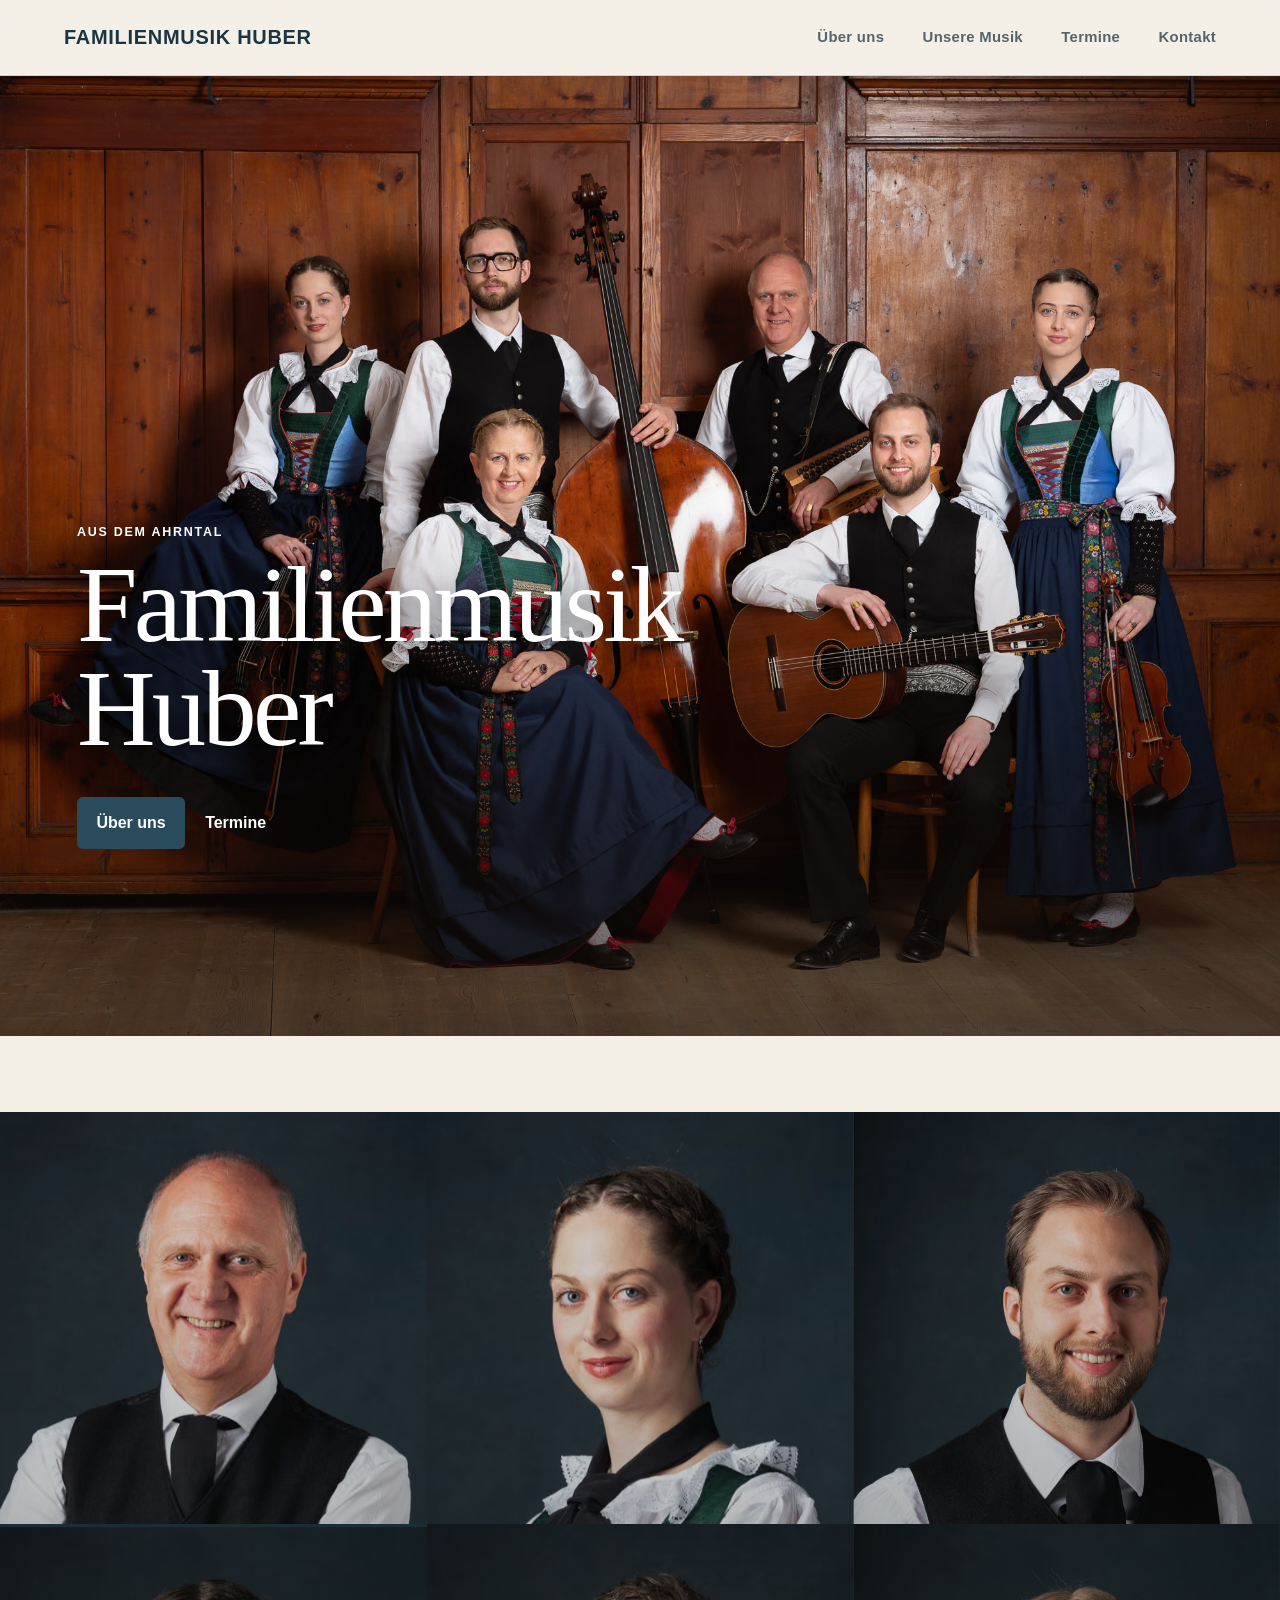
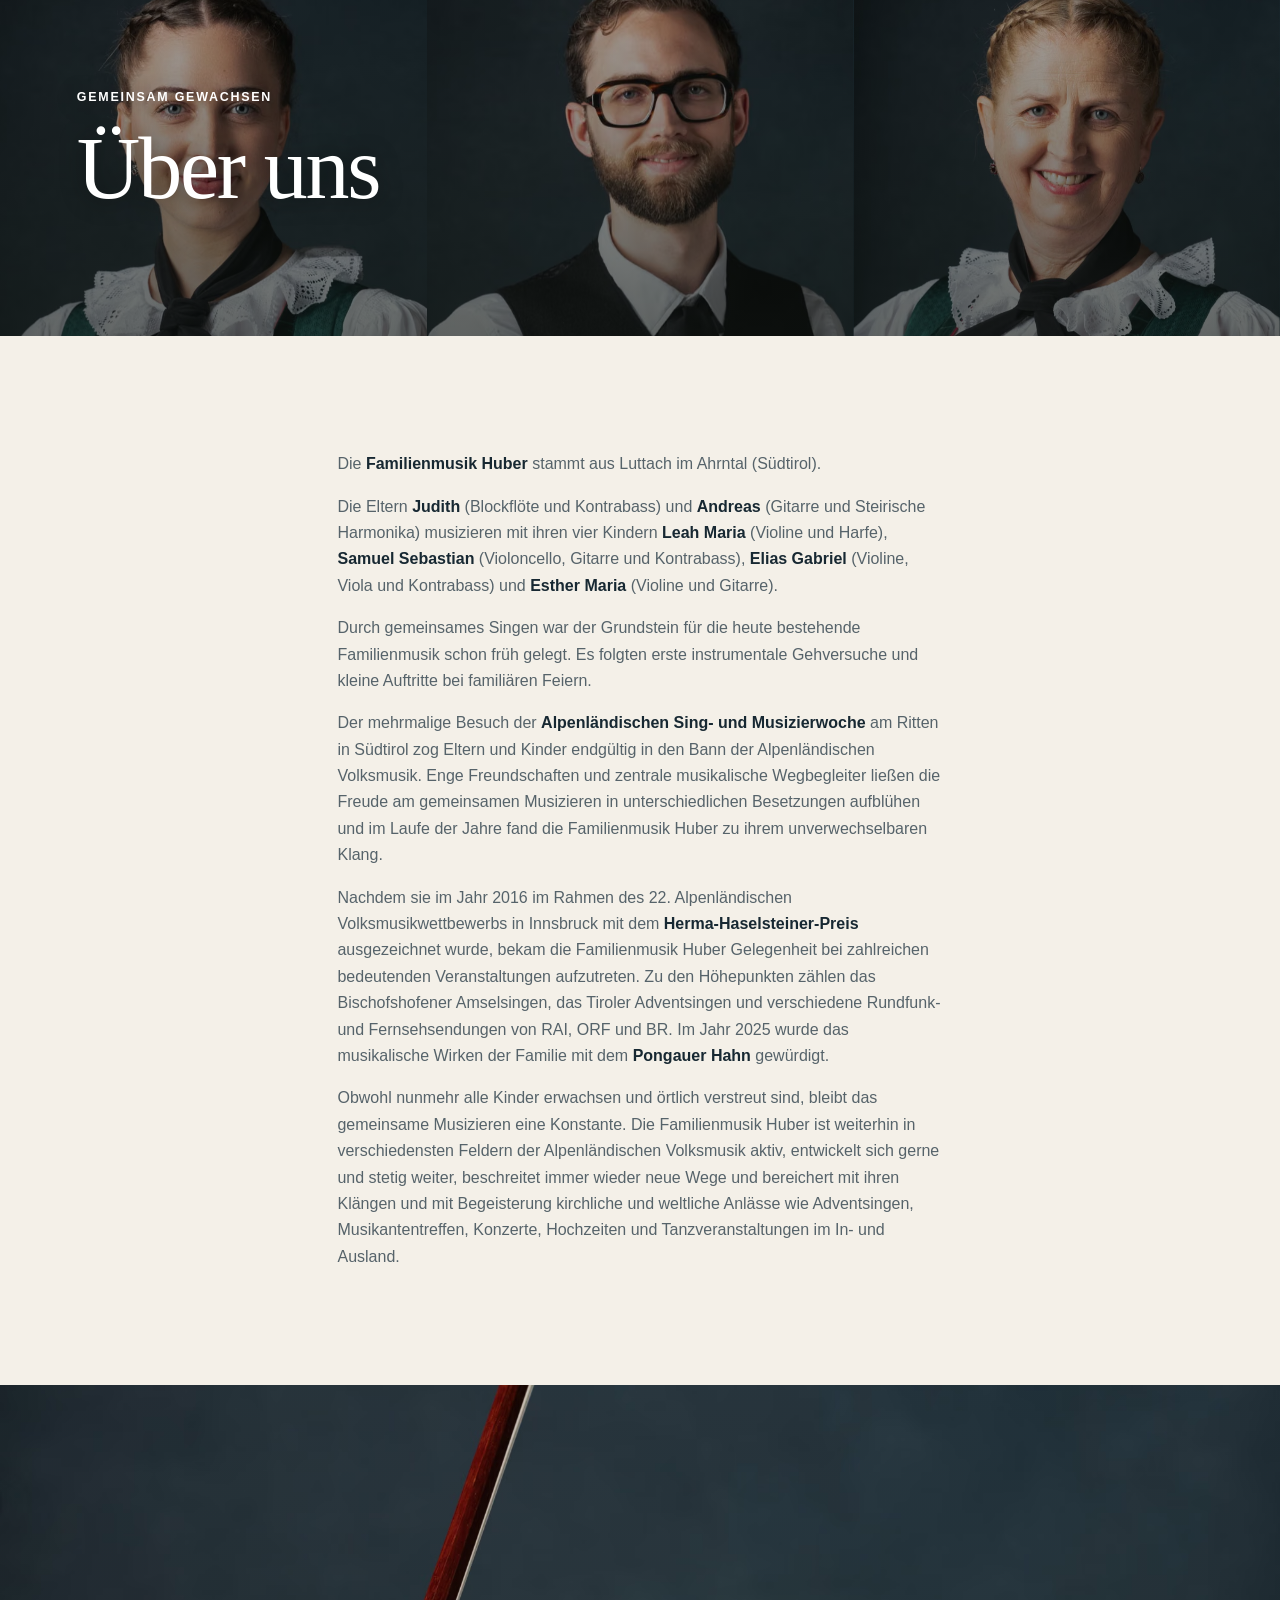
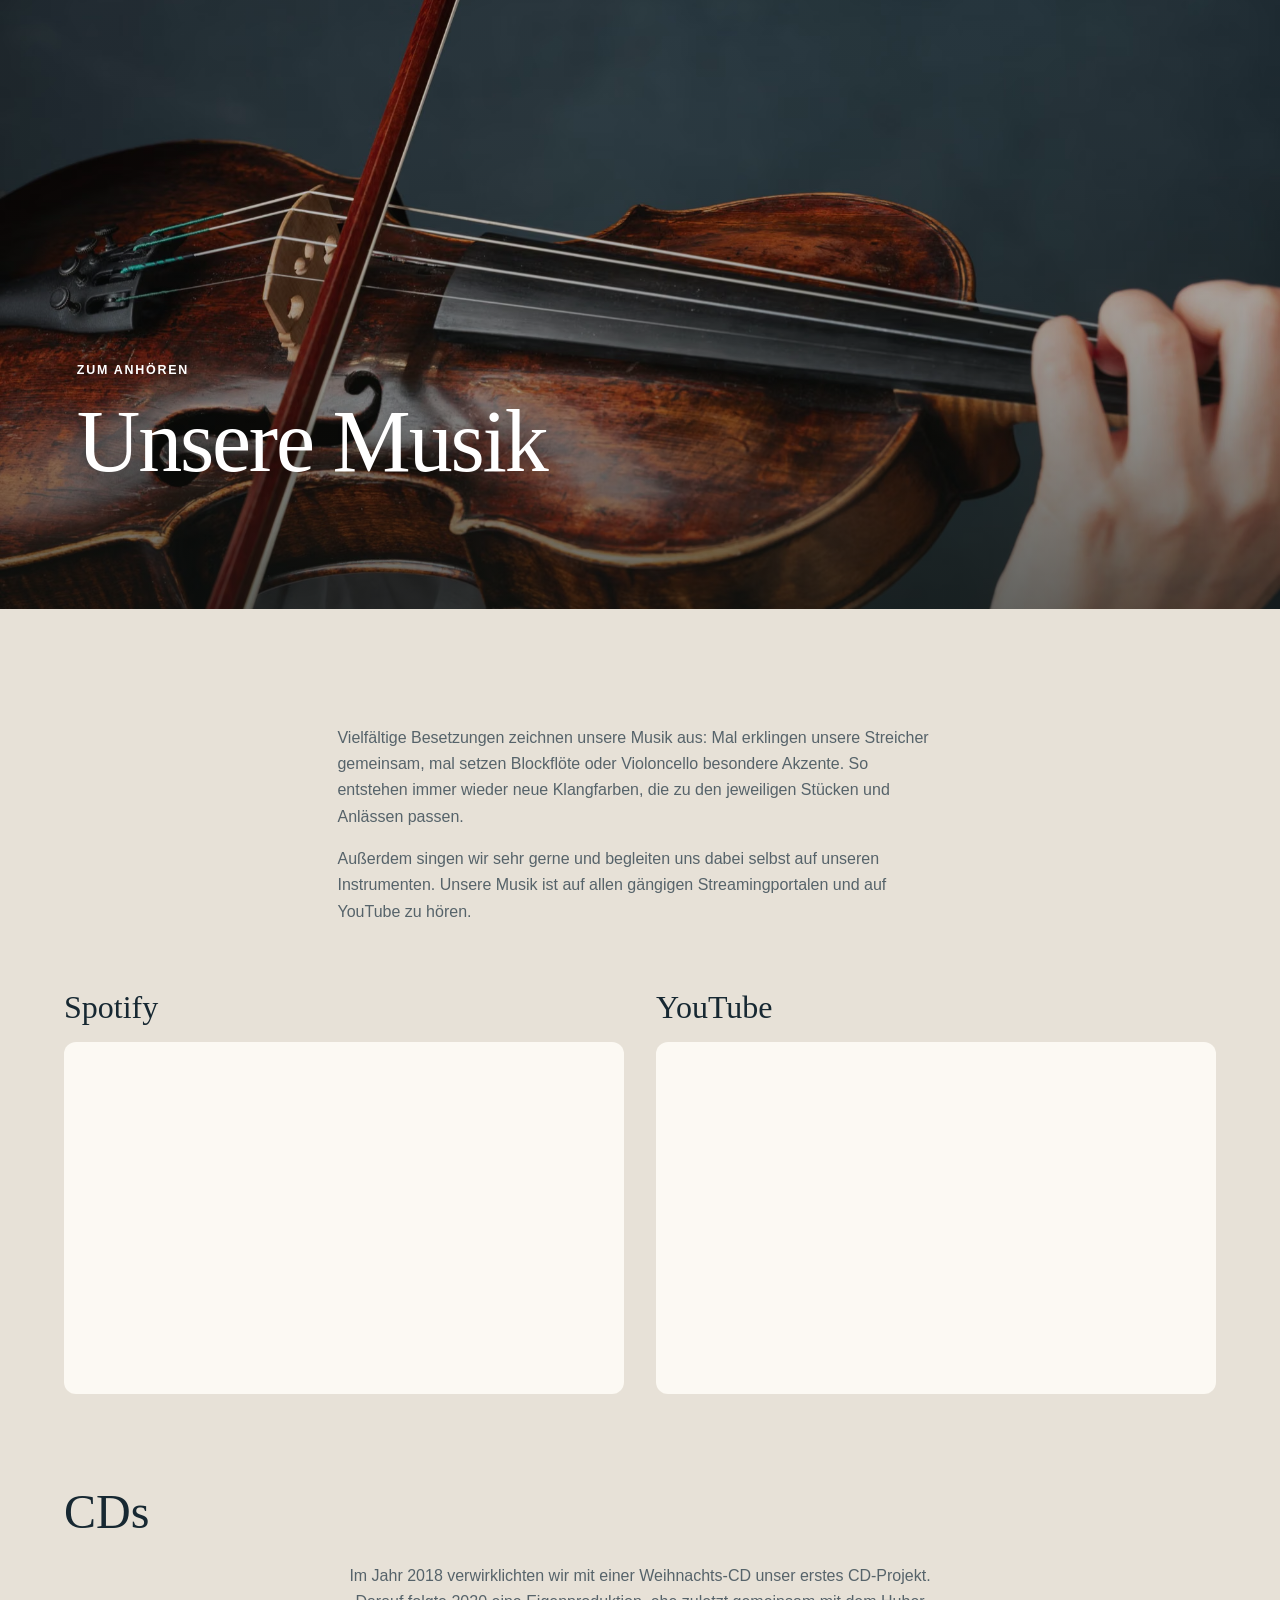
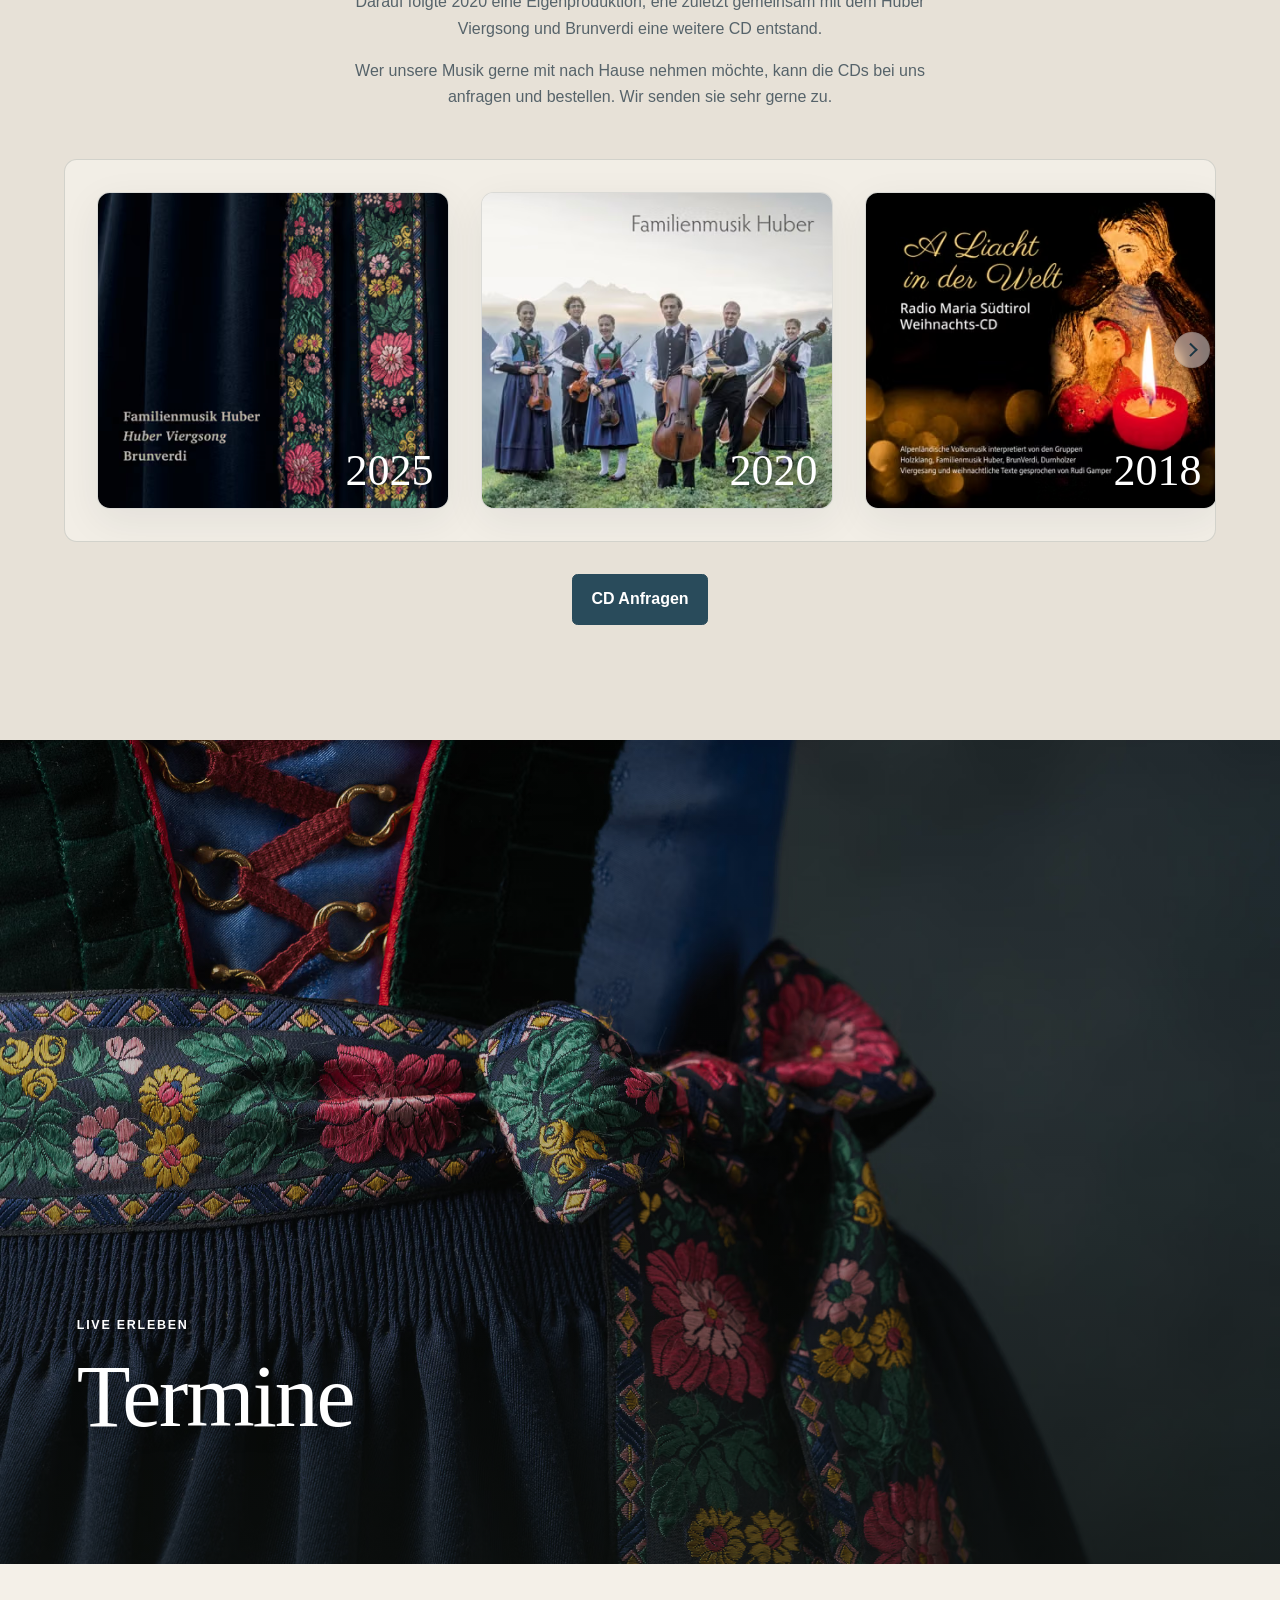
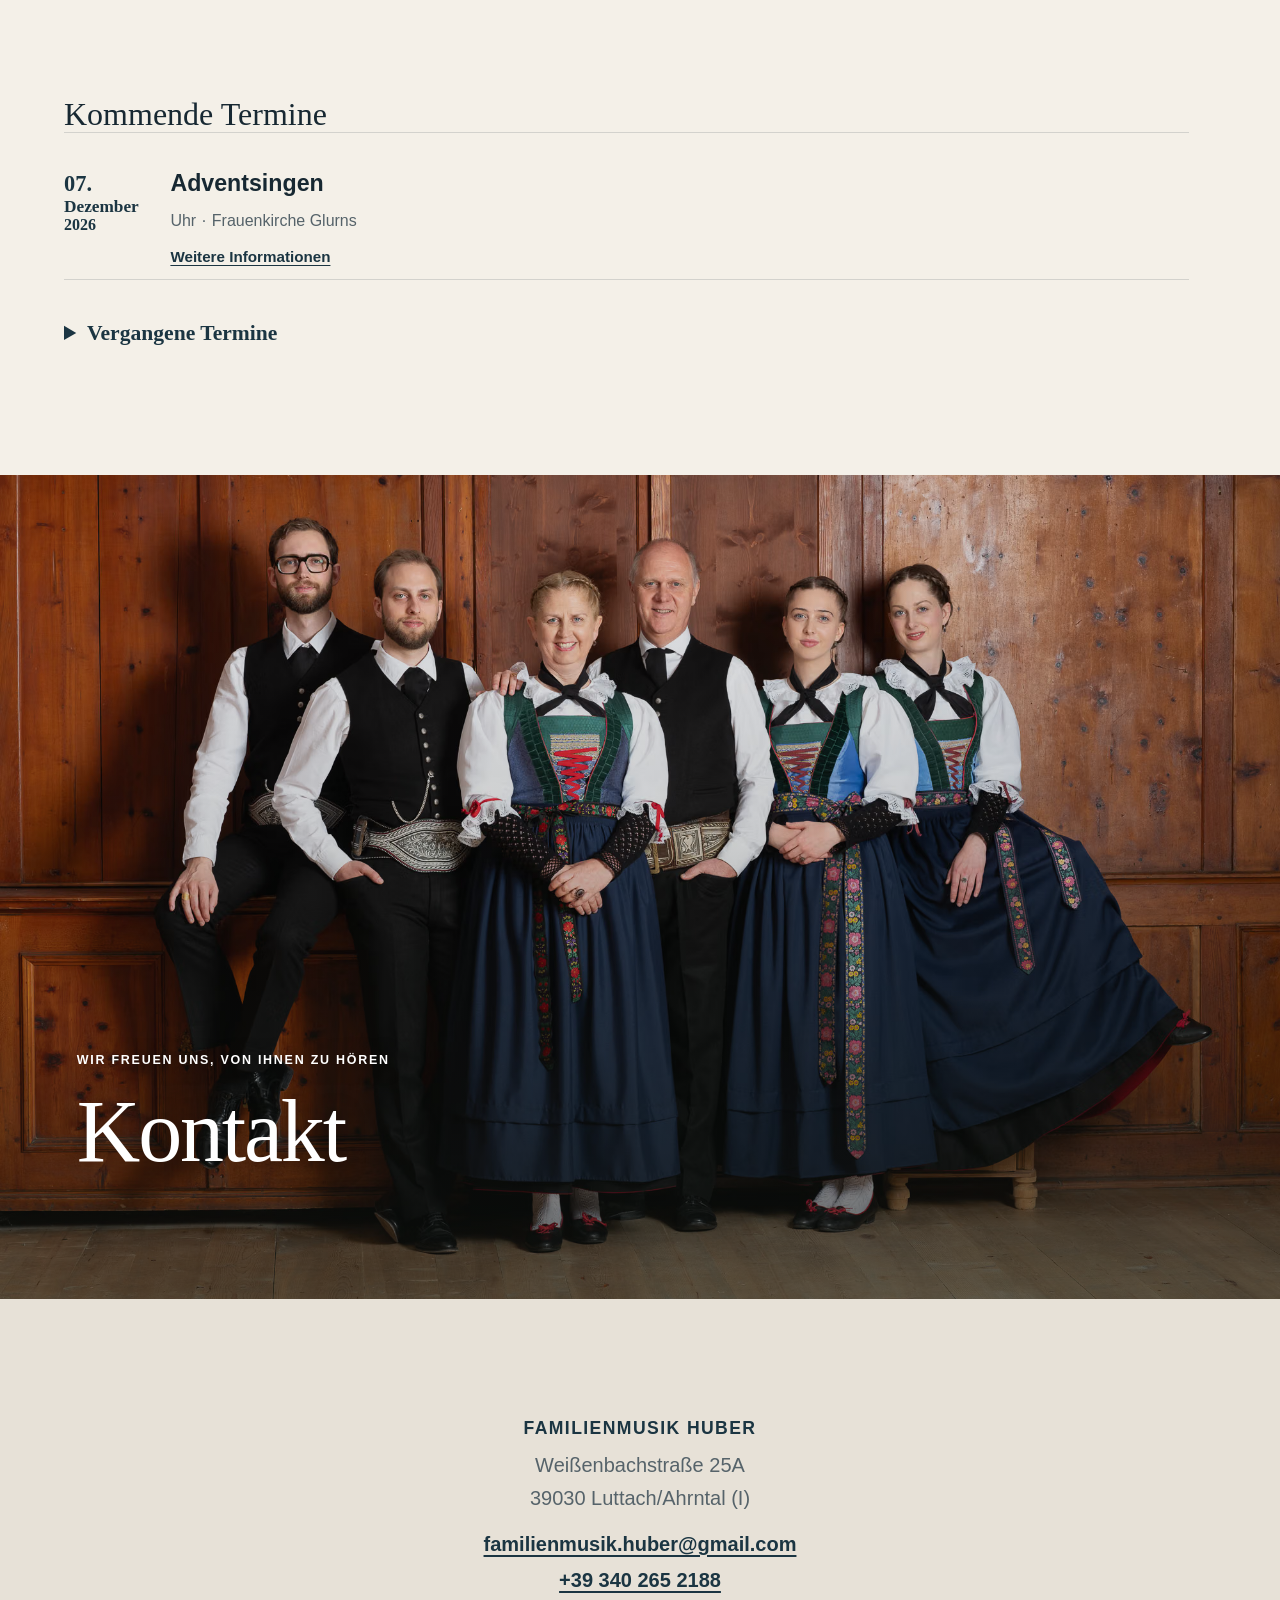
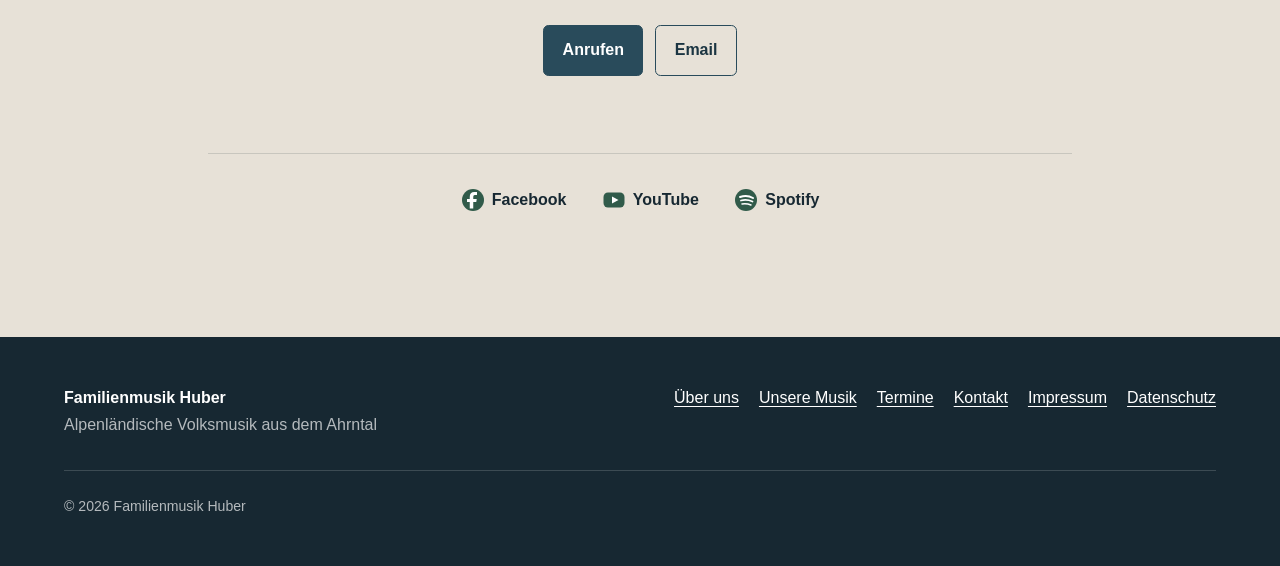
<file: index.html>
<!DOCTYPE html>
<html lang="de">

<head>
  <meta charset="utf-8">
  <meta name="viewport" content="width=device-width, initial-scale=1">
  <meta name="description" content="Familienmusik Huber – authentische alpenländische Volksmusik aus dem Ahrntal.">
  <meta name="theme-color" content="#f4f0e8">
  <link rel="canonical" href="https://familienmusikhuber.com/">

  <meta property="og:type" content="website">
  <meta property="og:locale" content="de_DE">
  <meta property="og:title" content="Familienmusik Huber">
  <meta property="og:description" content="Authentische alpenländische Volksmusik aus dem Ahrntal.">
  <meta property="og:url" content="https://familienmusikhuber.com/">
  <meta property="og:image" content="https://familienmusikhuber.com/assets/images/FM_post-1200.jpg">

  <title>Familienmusik Huber – Alpenländische Volksmusik</title>
  <link rel="icon" href="images/icons/favicon.svg" type="image/svg+xml">
  <link rel="stylesheet" href="styles/style_general.css">
  <script>document.documentElement.classList.add('js');</script>
  <script src="scripts/events.js" defer></script>
  <script src="scripts/main.js" defer></script>

  <script type="application/ld+json">
    {
      "@context": "https://schema.org",
      "@type": "MusicGroup",
      "name": "Familienmusik Huber",
      "description": "Authentische alpenländische Volksmusik aus dem Ahrntal.",
      "url": "https://familienmusikhuber.com/",
      "image": "https://familienmusikhuber.com/assets/images/FM_post-1200.jpg",
      "email": "familienmusik.huber@gmail.com",
      "address": {
        "@type": "PostalAddress",
        "streetAddress": "Weißenbachstraße 25A",
        "postalCode": "39030",
        "addressLocality": "Luttach/Ahrntal",
        "addressCountry": "IT"
      },
      "sameAs": [
        "https://www.facebook.com/familienmusikhuber/",
        "https://open.spotify.com/artist/44bS2VKc0BTSJ9ghtnLd1g"
      ]
    }
  </script>
</head>

<body>
  <a class="skip_link" href="#main">Zum Inhalt springen</a>

  <header class="site_header">
    <nav class="navbar" aria-label="Hauptnavigation">
      <a class="navbar_brand" href="#front">Familienmusik Huber</a>
      <button class="menu_button" type="button" aria-expanded="false" aria-controls="main_navigation">
        <span class="menu_button_label">Menü</span>
        <span class="menu_icon" aria-hidden="true"></span>
      </button>
      <div id="main_navigation" class="navbar_links">
        <a href="#about">Über uns</a>
        <a href="#music">Unsere Musik</a>
        <a href="#dates">Termine</a>
        <a href="#contact">Kontakt</a>
      </div>
    </nav>
  </header>

  <main id="main">
    <section id="front" class="hero" aria-label="Familienmusik Huber">
      <picture>
        <source
          type="image/avif"
          srcset="assets/images/FM_post-640.avif 640w, assets/images/FM_post-1200.avif 1200w, assets/images/FM_post-2000.avif 2000w"
          sizes="100vw"
        >
        <source
          type="image/webp"
          srcset="assets/images/FM_post-640.webp 640w, assets/images/FM_post-1200.webp 1200w, assets/images/FM_post-2000.webp 2000w"
          sizes="100vw"
        >
        <img
          class="hero_image"
          src="assets/images/FM_post-2000.jpg"
          srcset="assets/images/FM_post-640.jpg 640w, assets/images/FM_post-1200.jpg 1200w, assets/images/FM_post-2000.jpg 2000w"
          sizes="100vw"
          alt="Die sechs Mitglieder der Familienmusik Huber in Tracht mit ihren Instrumenten vor einer Holzwand"
          width="2000"
          height="1500"
          decoding="async"
          fetchpriority="high"
        >
      </picture>
      <div class="hero_title">
        <p class="eyebrow">Aus dem Ahrntal</p>
        <h1 id="page_title">Familienmusik Huber</h1>
        <div class="hero_actions">
          <a class="button button_primary" href="#about">Über uns</a>
          <a class="hero_secondary_action" href="#dates">Termine</a>
        </div>
        <a class="hero_scroll_cue" href="#about" aria-label="Weiter zu Über uns">
          <span aria-hidden="true"></span>
        </a>
      </div>
    </section>

    <section id="about" class="content_section" aria-labelledby="about_title">
      <div class="section_visual">
        <div class="section_picture about_collage" aria-label="Porträts der sechs Mitglieder der Familienmusik Huber">
          <div class="about_portrait about_portrait_andreas"><picture><source type="image/avif" srcset="assets/images/FM_andreas-400.avif 400w, assets/images/FM_andreas-800.avif 800w" sizes="(orientation: portrait) 100vw, 52vw"><source type="image/webp" srcset="assets/images/FM_andreas-400.webp 400w, assets/images/FM_andreas-800.webp 800w" sizes="(orientation: portrait) 100vw, 52vw"><img src="assets/images/FM_andreas-800.jpg" srcset="assets/images/FM_andreas-400.jpg 400w, assets/images/FM_andreas-800.jpg 800w" sizes="(orientation: portrait) 100vw, 52vw" alt="Andreas Huber" width="800" height="1066" loading="lazy" decoding="async"></picture></div>
          <div class="about_portrait about_portrait_leah"><picture><source type="image/avif" srcset="assets/images/FM_leah-400.avif 400w, assets/images/FM_leah-800.avif 800w" sizes="(orientation: portrait) 100vw, 52vw"><source type="image/webp" srcset="assets/images/FM_leah-400.webp 400w, assets/images/FM_leah-800.webp 800w" sizes="(orientation: portrait) 100vw, 52vw"><img src="assets/images/FM_leah-800.jpg" srcset="assets/images/FM_leah-400.jpg 400w, assets/images/FM_leah-800.jpg 800w" sizes="(orientation: portrait) 100vw, 52vw" alt="Leah Huber" width="800" height="1066" loading="lazy" decoding="async"></picture></div>
          <div class="about_portrait about_portrait_samuel"><picture><source type="image/avif" srcset="assets/images/FM_samuel-400.avif 400w, assets/images/FM_samuel-800.avif 800w" sizes="(orientation: portrait) 100vw, 52vw"><source type="image/webp" srcset="assets/images/FM_samuel-400.webp 400w, assets/images/FM_samuel-800.webp 800w" sizes="(orientation: portrait) 100vw, 52vw"><img src="assets/images/FM_samuel-800.jpg" srcset="assets/images/FM_samuel-400.jpg 400w, assets/images/FM_samuel-800.jpg 800w" sizes="(orientation: portrait) 100vw, 52vw" alt="Samuel Huber" width="800" height="1066" loading="lazy" decoding="async"></picture></div>
          <div class="about_portrait about_portrait_esther"><picture><source type="image/avif" srcset="assets/images/FM_esther-400.avif 400w, assets/images/FM_esther-800.avif 800w" sizes="(orientation: portrait) 100vw, 52vw"><source type="image/webp" srcset="assets/images/FM_esther-400.webp 400w, assets/images/FM_esther-800.webp 800w" sizes="(orientation: portrait) 100vw, 52vw"><img src="assets/images/FM_esther-800.jpg" srcset="assets/images/FM_esther-400.jpg 400w, assets/images/FM_esther-800.jpg 800w" sizes="(orientation: portrait) 100vw, 52vw" alt="Esther Huber" width="800" height="1066" loading="lazy" decoding="async"></picture></div>
          <div class="about_portrait about_portrait_elias"><picture><source type="image/avif" srcset="assets/images/FM_elias-400.avif 400w, assets/images/FM_elias-800.avif 800w" sizes="(orientation: portrait) 100vw, 52vw"><source type="image/webp" srcset="assets/images/FM_elias-400.webp 400w, assets/images/FM_elias-800.webp 800w" sizes="(orientation: portrait) 100vw, 52vw"><img src="assets/images/FM_elias-800.jpg" srcset="assets/images/FM_elias-400.jpg 400w, assets/images/FM_elias-800.jpg 800w" sizes="(orientation: portrait) 100vw, 52vw" alt="Elias Huber" width="800" height="1066" loading="lazy" decoding="async"></picture></div>
          <div class="about_portrait about_portrait_judith"><picture><source type="image/avif" srcset="assets/images/FM_judith-400.avif 400w, assets/images/FM_judith-800.avif 800w" sizes="(orientation: portrait) 100vw, 52vw"><source type="image/webp" srcset="assets/images/FM_judith-400.webp 400w, assets/images/FM_judith-800.webp 800w" sizes="(orientation: portrait) 100vw, 52vw"><img src="assets/images/FM_judith-800.jpg" srcset="assets/images/FM_judith-400.jpg 400w, assets/images/FM_judith-800.jpg 800w" sizes="(orientation: portrait) 100vw, 52vw" alt="Judith Huber" width="800" height="1066" loading="lazy" decoding="async"></picture></div>
        </div>
        <div class="section_visual_heading section_scroll_heading">
          <p class="eyebrow">Gemeinsam gewachsen</p>
          <h2 id="about_title">Über uns</h2>
        </div>
      </div>

      <div class="section">
        <div class="content_container">
        <div class="about_intro prose">
          <p>Die <strong>Familienmusik Huber</strong> stammt aus Luttach im Ahrntal (Südtirol).</p>
          <p>Die Eltern <strong>Judith</strong> (Blockflöte und Kontrabass) und <strong>Andreas</strong> (Gitarre und Steirische Harmonika) musizieren mit ihren vier Kindern <strong>Leah Maria</strong> (Violine und Harfe), <strong>Samuel Sebastian</strong> (Violoncello, Gitarre und Kontrabass), <strong>Elias Gabriel</strong> (Violine, Viola und Kontrabass) und <strong>Esther Maria</strong> (Violine und Gitarre).</p>
          <p>Durch gemeinsames Singen war der Grundstein für die heute bestehende Familienmusik schon früh gelegt. Es folgten erste instrumentale Gehversuche und kleine Auftritte bei familiären Feiern.</p>
          <p>Der mehrmalige Besuch der <strong>Alpenländischen Sing- und Musizierwoche</strong> am Ritten in Südtirol zog Eltern und Kinder endgültig in den Bann der Alpenländischen Volksmusik. Enge Freundschaften und zentrale musikalische Wegbegleiter ließen die Freude am gemeinsamen Musizieren in unterschiedlichen Besetzungen aufblühen und im Laufe der Jahre fand die Familienmusik Huber zu ihrem unverwechselbaren Klang.</p>
          <p>Nachdem sie im Jahr 2016 im Rahmen des 22. Alpenländischen Volksmusikwettbewerbs in Innsbruck mit dem <strong>Herma-Haselsteiner-Preis</strong> ausgezeichnet wurde, bekam die Familienmusik Huber Gelegenheit bei zahlreichen bedeutenden Veranstaltungen aufzutreten. Zu den Höhepunkten zählen das Bischofshofener Amselsingen, das Tiroler Adventsingen und verschiedene Rundfunk- und Fernsehsendungen von RAI, ORF und BR. Im Jahr 2025 wurde das musikalische Wirken der Familie mit dem <strong>Pongauer Hahn</strong> gewürdigt.</p>
          <p>Obwohl nunmehr alle Kinder erwachsen und örtlich verstreut sind, bleibt das gemeinsame Musizieren eine Konstante. Die Familienmusik Huber ist weiterhin in verschiedensten Feldern der Alpenländischen Volksmusik aktiv, entwickelt sich gerne und stetig weiter, beschreitet immer wieder neue Wege und bereichert mit ihren Klängen und mit Begeisterung kirchliche und weltliche Anlässe wie Adventsingen, Musikantentreffen, Konzerte, Hochzeiten und Tanzveranstaltungen im In- und Ausland.</p>
        </div>

        </div>
      </div>
    </section>

    <section id="music" class="music_section" aria-labelledby="music_title">
      <div class="section_visual">
        <picture class="section_picture section_picture_square">
          <source type="image/avif" srcset="assets/images/FM_geige-640.avif 640w, assets/images/FM_geige-1200.avif 1200w, assets/images/FM_geige-2000.avif 2000w" sizes="100vw">
          <source type="image/webp" srcset="assets/images/FM_geige-640.webp 640w, assets/images/FM_geige-1200.webp 1200w, assets/images/FM_geige-2000.webp 2000w" sizes="100vw">
          <img src="assets/images/FM_geige-2000.jpg" srcset="assets/images/FM_geige-640.jpg 640w, assets/images/FM_geige-1200.jpg 1200w, assets/images/FM_geige-2000.jpg 2000w" sizes="100vw" alt="Mitglied der Familienmusik Huber mit Geige" width="2000" height="2666" loading="lazy" decoding="async">
        </picture>
        <div class="section_visual_heading section_scroll_heading">
          <p class="eyebrow">Zum Anhören</p>
          <h2 id="music_title">Unsere Musik</h2>
        </div>
      </div>

      <div class="section section_tinted">
        <div class="content_container">
          <div class="music_intro prose">
            <p>Vielfältige Besetzungen zeichnen unsere Musik aus: Mal erklingen unsere Streicher gemeinsam, mal setzen Blockflöte oder Violoncello besondere Akzente. So entstehen immer wieder neue Klangfarben, die zu den jeweiligen Stücken und Anlässen passen.</p>
            <p>Außerdem singen wir sehr gerne und begleiten uns dabei selbst auf unseren Instrumenten. Unsere Musik ist auf allen gängigen Streamingportalen und auf YouTube zu hören.</p>
          </div>

          <div class="music_players">
            <article class="music_player">
              <h3>Spotify</h3>
              <iframe
                class="music_spotify"
                title="Familienmusik Huber auf Spotify"
                src="https://open.spotify.com/embed/artist/44bS2VKc0BTSJ9ghtnLd1g?utm_source=generator&amp;theme=0"
                allow="autoplay; clipboard-write; encrypted-media; fullscreen; picture-in-picture"
                loading="lazy"
              ></iframe>
            </article>

            <article class="music_player">
              <h3>YouTube</h3>
              <iframe
                class="music_youtube"
                title="Familienmusik Huber auf YouTube"
                src="https://www.youtube-nocookie.com/embed/YVLahc4VnmA"
                allow="accelerometer; autoplay; clipboard-write; encrypted-media; gyroscope; picture-in-picture; web-share"
                referrerpolicy="strict-origin-when-cross-origin"
                allowfullscreen
                loading="lazy"
              ></iframe>
            </article>
          </div>

          <h3 id="cds_title" class="music_grid_title">CDs</h3>
          <div class="cd_intro prose">
            <p>Im Jahr 2018 verwirklichten wir mit einer Weihnachts-CD unser erstes CD-Projekt. Darauf folgte 2020 eine Eigenproduktion, ehe zuletzt gemeinsam mit dem Huber Viergsong und Brunverdi eine weitere CD entstand.</p>
            <p>Wer unsere Musik gerne mit nach Hause nehmen möchte, kann die CDs bei uns anfragen und bestellen. Wir senden sie sehr gerne zu.</p>
          </div>
          <div class="music_grid_shell">
            <div class="music_grid" aria-labelledby="cds_title">
              <article class="album_card">
                <div class="album_cover">
                  <picture><source type="image/avif" srcset="assets/images/CD_25-400.avif 400w, assets/images/CD_25-800.avif 800w" sizes="(min-width: 50rem) 22rem, 82vw"><source type="image/webp" srcset="assets/images/CD_25-400.webp 400w, assets/images/CD_25-800.webp 800w" sizes="(min-width: 50rem) 22rem, 82vw"><img src="assets/images/CD_25-800.png" srcset="assets/images/CD_25-400.png 400w, assets/images/CD_25-800.png 800w" sizes="(min-width: 50rem) 22rem, 82vw" alt="CD-Cover Familienmusik Huber – Huber Viergsong – Brunverdi" width="800" height="720" loading="lazy" decoding="async"></picture>
                  <h3 class="album_cover_year">2025</h3>
                </div>
              </article>

              <article class="album_card">
                <div class="album_cover">
                  <picture><source type="image/avif" srcset="assets/images/CD_20-400.avif 400w, assets/images/CD_20-800.avif 800w" sizes="(min-width: 50rem) 22rem, 82vw"><source type="image/webp" srcset="assets/images/CD_20-400.webp 400w, assets/images/CD_20-800.webp 800w" sizes="(min-width: 50rem) 22rem, 82vw"><img src="assets/images/CD_20-800.jpg" srcset="assets/images/CD_20-400.jpg 400w, assets/images/CD_20-800.jpg 800w" sizes="(min-width: 50rem) 22rem, 82vw" alt="CD-Cover Familienmusik Huber" width="800" height="720" loading="lazy" decoding="async"></picture>
                  <h3 class="album_cover_year">2020</h3>
                </div>
              </article>

              <article class="album_card">
                <div class="album_cover">
                  <picture><source type="image/avif" srcset="assets/images/CD_19-400.avif 400w, assets/images/CD_19-800.avif 800w" sizes="(min-width: 50rem) 22rem, 82vw"><source type="image/webp" srcset="assets/images/CD_19-400.webp 400w, assets/images/CD_19-800.webp 800w" sizes="(min-width: 50rem) 22rem, 82vw"><img src="assets/images/CD_19-800.jpg" srcset="assets/images/CD_19-400.jpg 400w, assets/images/CD_19-800.jpg 800w" sizes="(min-width: 50rem) 22rem, 82vw" alt="CD-Cover Familienmusik Huber" width="800" height="720" loading="lazy" decoding="async"></picture>
                  <h3 class="album_cover_year">2018</h3>
                </div>
              </article>
            </div>
            <button class="music_scroll_cue" type="button" aria-label="Weitere CDs anzeigen" data-visible="false">
              <span aria-hidden="true"></span>
            </button>
          </div>
          <a class="button button_primary cd_request_button" href="#contact">CD Anfragen</a>
        </div>
      </div>
    </section>

    <section id="dates" class="content_section" aria-labelledby="dates_title">
      <div class="section_visual">
        <picture class="section_picture">
          <source type="image/avif" srcset="assets/images/FM_trocht-640.avif 640w, assets/images/FM_trocht-1200.avif 1200w, assets/images/FM_trocht-2000.avif 2000w" sizes="100vw">
          <source type="image/webp" srcset="assets/images/FM_trocht-640.webp 640w, assets/images/FM_trocht-1200.webp 1200w, assets/images/FM_trocht-2000.webp 2000w" sizes="100vw">
          <img src="assets/images/FM_trocht-2000.jpg" srcset="assets/images/FM_trocht-640.jpg 640w, assets/images/FM_trocht-1200.jpg 1200w, assets/images/FM_trocht-2000.jpg 2000w" sizes="100vw" alt="Familienmusik Huber in Tracht mit ihren Instrumenten" width="2000" height="1500" loading="lazy" decoding="async">
        </picture>
        <div class="section_visual_heading section_scroll_heading">
          <p class="eyebrow">Live erleben</p>
          <h2 id="dates_title">Termine</h2>
        </div>
      </div>

      <div class="section">
        <div class="content_container">
        <section class="events_list" aria-labelledby="upcoming_dates_title">
          <h3 id="upcoming_dates_title">Kommende Termine</h3>
          <div id="event_entries"></div>
        </section>
        <details id="past_events" class="past_events" hidden>
          <summary>Vergangene Termine</summary>
          <div id="past_event_entries"></div>
        </details>
        </div>
      </div>
    </section>

    <section id="contact" class="content_section" aria-labelledby="contact_title">
      <div class="section_visual">
        <picture class="section_picture">
          <source type="image/avif" srcset="assets/images/FM_tutti-640.avif 640w, assets/images/FM_tutti-1200.avif 1200w, assets/images/FM_tutti-2000.avif 2000w" sizes="100vw">
          <source type="image/webp" srcset="assets/images/FM_tutti-640.webp 640w, assets/images/FM_tutti-1200.webp 1200w, assets/images/FM_tutti-2000.webp 2000w" sizes="100vw">
          <img src="assets/images/FM_tutti-2000.jpg" srcset="assets/images/FM_tutti-640.jpg 640w, assets/images/FM_tutti-1200.jpg 1200w, assets/images/FM_tutti-2000.jpg 2000w" sizes="100vw" alt="Familienmusik Huber gemeinsam in Tracht" width="2000" height="1500" loading="lazy" decoding="async">
        </picture>
        <div class="section_visual_heading section_scroll_heading">
          <p class="eyebrow">Wir freuen uns, von Ihnen zu hören</p>
          <h2 id="contact_title">Kontakt</h2>
        </div>
      </div>

      <div class="section section_tinted">
        <div class="content_container contact_container">
          <div class="contact_intro">
            <address class="contact_details">
              <strong>Familienmusik Huber</strong>
              <span>Weißenbachstraße 25A<br>39030 Luttach/Ahrntal (I)</span>
              <a href="mailto:familienmusik.huber@gmail.com">familienmusik.huber@gmail.com</a>
              <a href="tel:+393402652188">+39 340 265 2188</a>
            </address>
            <div class="contact_actions">
              <a class="button button_primary" href="tel:+393402652188">Anrufen</a>
              <a class="button button_secondary" href="mailto:familienmusik.huber@gmail.com">Email</a>
            </div>
          </div>

          <div class="social_links" aria-label="Soziale Medien">
            <a href="https://www.facebook.com/familienmusikhuber/">
              <img src="images/icons/facebook.svg" alt="" width="24" height="24">
              <span>Facebook</span>
            </a>
            <a href="https://www.youtube.com/results?search_query=familienmusik+huber">
              <img src="images/icons/youtube.svg" alt="" width="24" height="24">
              <span>YouTube</span>
            </a>
            <a href="https://open.spotify.com/intl-de/artist/44bS2VKc0BTSJ9ghtnLd1g">
              <img src="images/icons/spotify.svg" alt="" width="24" height="24">
              <span>Spotify</span>
            </a>
          </div>
        </div>
      </div>
    </section>
  </main>

  <footer class="site_footer">
    <div class="footer_inner">
      <p><strong>Familienmusik Huber</strong><br><span>Alpenländische Volksmusik aus dem Ahrntal</span></p>
      <nav aria-label="Navigation im Fußbereich">
        <a href="#about">Über uns</a>
        <a href="#music">Unsere Musik</a>
        <a href="#dates">Termine</a>
        <a href="#contact">Kontakt</a>
        <a href="impressum.html">Impressum</a>
        <a href="datenschutz.html">Datenschutz</a>
      </nav>
      <p class="copyright">© <span data-current-year>2026</span> Familienmusik Huber</p>
    </div>
  </footer>
</body>

</html>
</file>
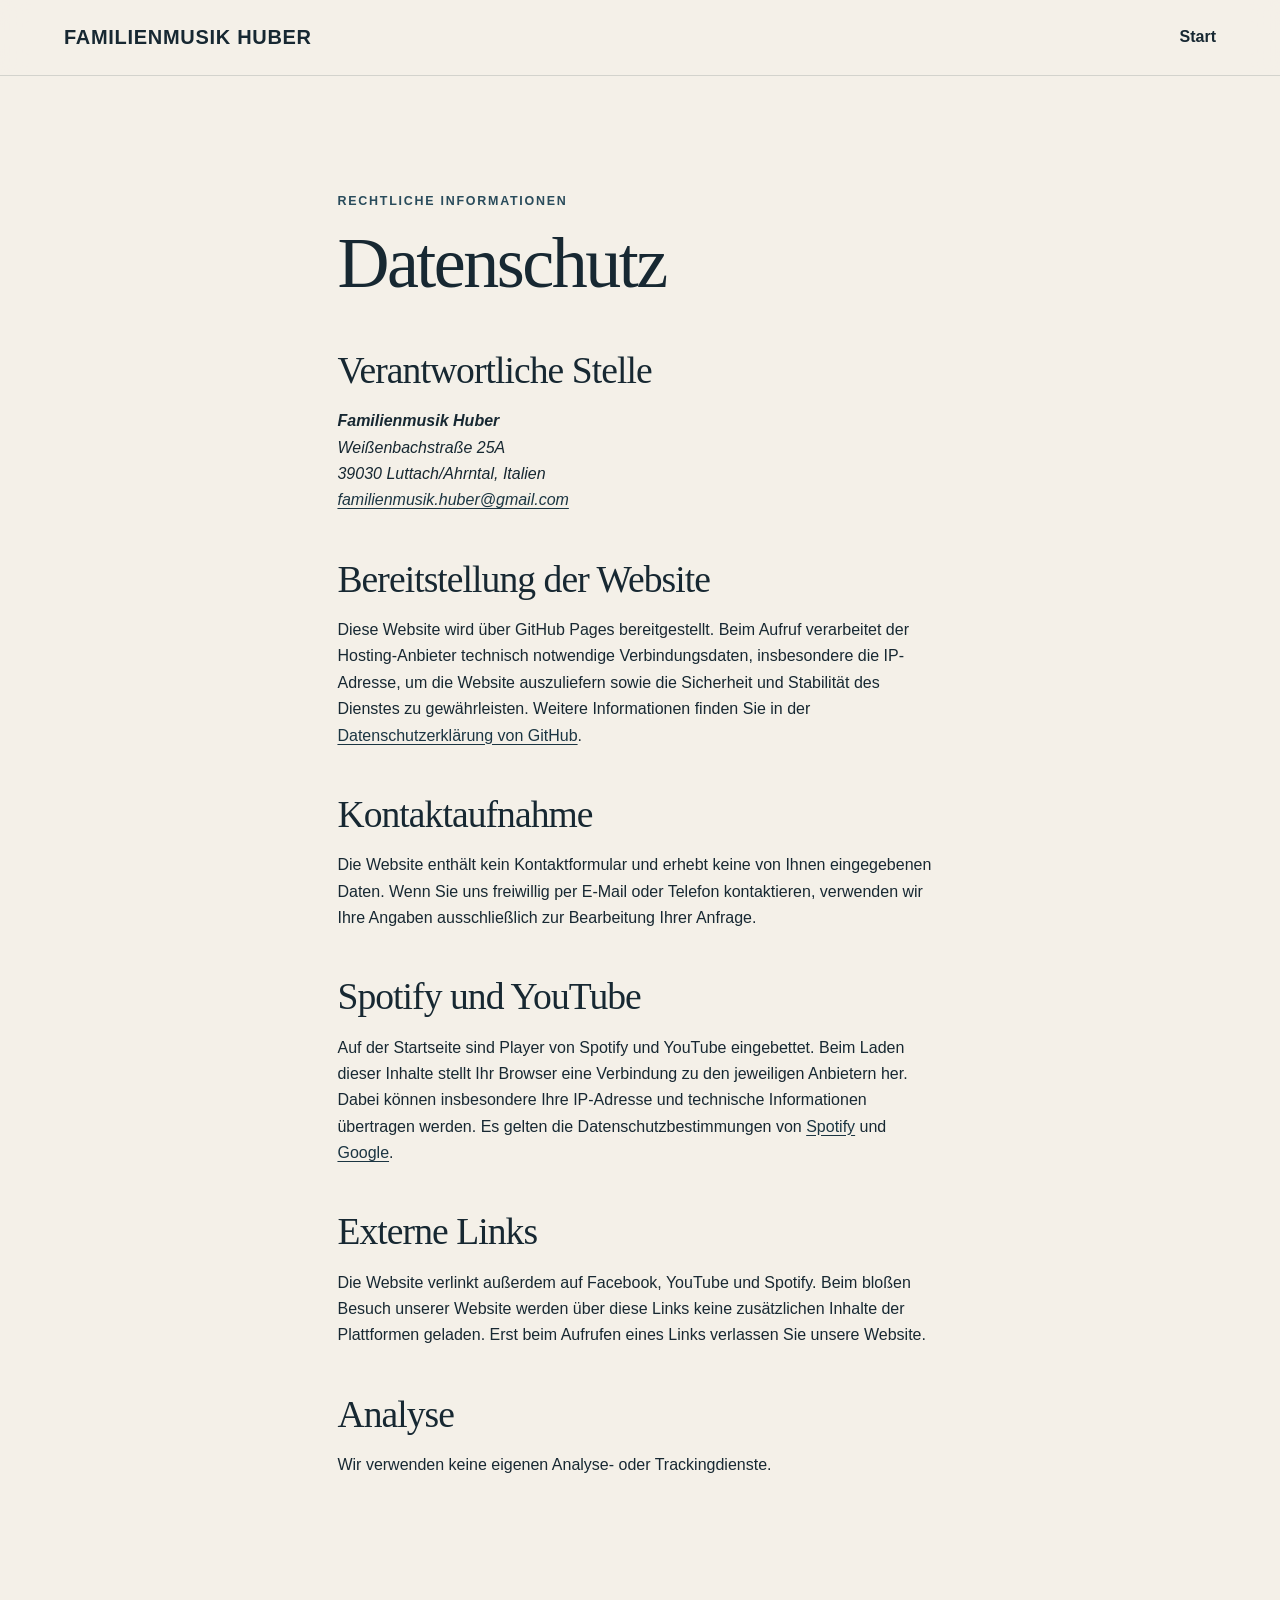
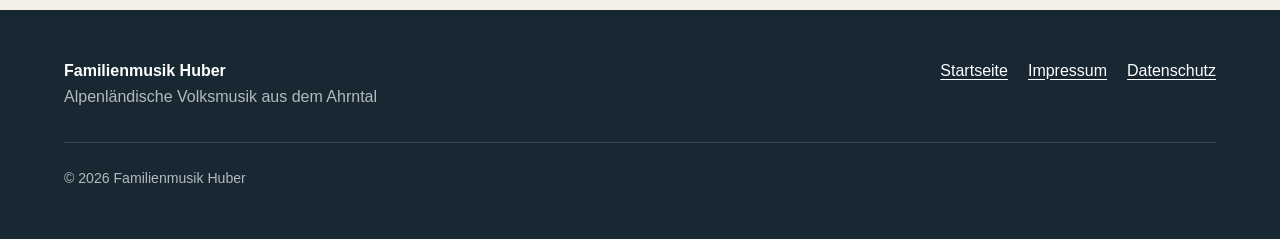
<file: datenschutz.html>
<!DOCTYPE html>
<html lang="de">

<head>
  <meta charset="utf-8">
  <meta name="viewport" content="width=device-width, initial-scale=1">
  <meta name="robots" content="noindex">
  <meta name="theme-color" content="#f4f0e8">
  <title>Datenschutz – Familienmusik Huber</title>
  <link rel="icon" href="images/icons/favicon.svg" type="image/svg+xml">
  <link rel="stylesheet" href="styles/style_general.css">
</head>

<body>
  <a class="skip_link" href="#main">Zum Inhalt springen</a>
  <header class="site_header">
    <nav class="navbar" aria-label="Hauptnavigation">
      <a class="navbar_brand" href="index.html">Familienmusik Huber</a>
      <div class="legal_navigation">
        <a href="index.html">Start</a>
      </div>
    </nav>
  </header>

  <main id="main" class="legal_main section">
    <article class="content_container legal_content">
      <p class="eyebrow">Rechtliche Informationen</p>
      <h1>Datenschutz</h1>

      <h2>Verantwortliche Stelle</h2>
      <address>
        <strong>Familienmusik Huber</strong><br>
        Weißenbachstraße 25A<br>
        39030 Luttach/Ahrntal, Italien<br>
        <a href="mailto:familienmusik.huber@gmail.com">familienmusik.huber@gmail.com</a>
      </address>

      <h2>Bereitstellung der Website</h2>
      <p>Diese Website wird über GitHub Pages bereitgestellt. Beim Aufruf verarbeitet der Hosting-Anbieter technisch notwendige Verbindungsdaten, insbesondere die IP-Adresse, um die Website auszuliefern sowie die Sicherheit und Stabilität des Dienstes zu gewährleisten. Weitere Informationen finden Sie in der <a href="https://docs.github.com/de/site-policy/privacy-policies/github-general-privacy-statement">Datenschutzerklärung von GitHub</a>.</p>

      <h2>Kontaktaufnahme</h2>
      <p>Die Website enthält kein Kontaktformular und erhebt keine von Ihnen eingegebenen Daten. Wenn Sie uns freiwillig per E-Mail oder Telefon kontaktieren, verwenden wir Ihre Angaben ausschließlich zur Bearbeitung Ihrer Anfrage.</p>

      <h2>Spotify und YouTube</h2>
      <p>Auf der Startseite sind Player von Spotify und YouTube eingebettet. Beim Laden dieser Inhalte stellt Ihr Browser eine Verbindung zu den jeweiligen Anbietern her. Dabei können insbesondere Ihre IP-Adresse und technische Informationen übertragen werden. Es gelten die Datenschutzbestimmungen von <a href="https://www.spotify.com/de/legal/privacy-policy/">Spotify</a> und <a href="https://policies.google.com/privacy?hl=de">Google</a>.</p>

      <h2>Externe Links</h2>
      <p>Die Website verlinkt außerdem auf Facebook, YouTube und Spotify. Beim bloßen Besuch unserer Website werden über diese Links keine zusätzlichen Inhalte der Plattformen geladen. Erst beim Aufrufen eines Links verlassen Sie unsere Website.</p>

      <h2>Analyse</h2>
      <p>Wir verwenden keine eigenen Analyse- oder Trackingdienste.</p>
    </article>
  </main>

  <footer class="site_footer">
    <div class="footer_inner">
      <p><strong>Familienmusik Huber</strong><br><span>Alpenländische Volksmusik aus dem Ahrntal</span></p>
      <nav aria-label="Navigation im Fußbereich">
        <a href="index.html">Startseite</a>
        <a href="impressum.html">Impressum</a>
        <a href="datenschutz.html" aria-current="page">Datenschutz</a>
      </nav>
      <p class="copyright">© 2026 Familienmusik Huber</p>
    </div>
  </footer>
</body>

</html>
</file>
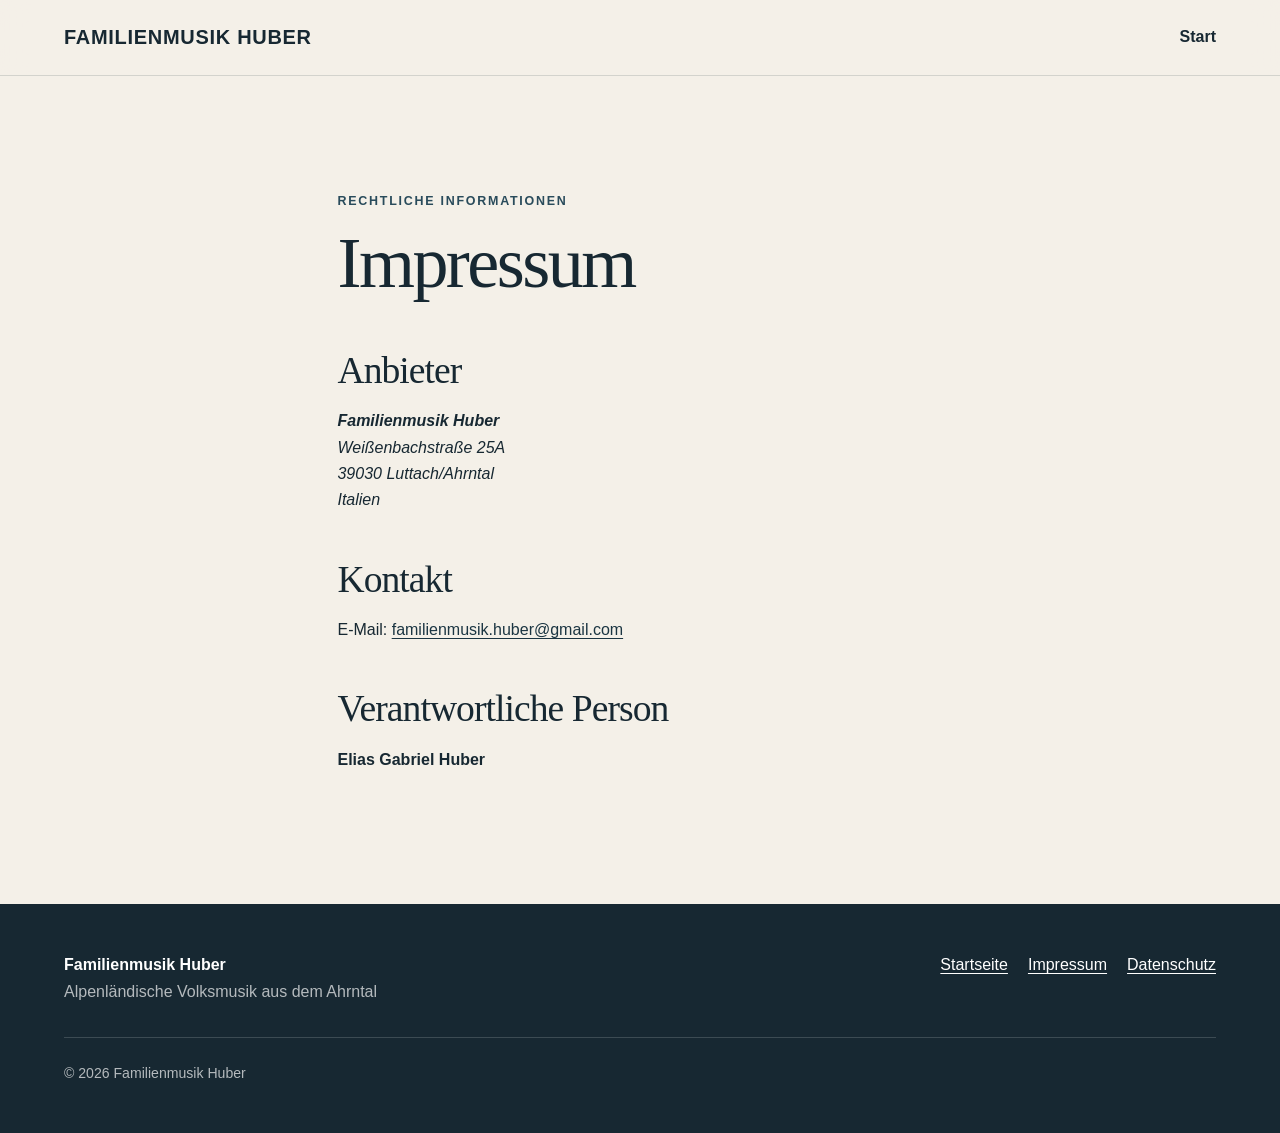
<file: impressum.html>
<!DOCTYPE html>
<html lang="de">

<head>
  <meta charset="utf-8">
  <meta name="viewport" content="width=device-width, initial-scale=1">
  <meta name="robots" content="noindex">
  <meta name="theme-color" content="#f4f0e8">
  <title>Impressum – Familienmusik Huber</title>
  <link rel="icon" href="images/icons/favicon.svg" type="image/svg+xml">
  <link rel="stylesheet" href="styles/style_general.css">
</head>

<body>
  <a class="skip_link" href="#main">Zum Inhalt springen</a>
  <header class="site_header">
    <nav class="navbar" aria-label="Hauptnavigation">
      <a class="navbar_brand" href="index.html">Familienmusik Huber</a>
      <div class="legal_navigation">
        <a href="index.html">Start</a>
      </div>
    </nav>
  </header>

  <main id="main" class="legal_main section">
    <article class="content_container legal_content">
      <p class="eyebrow">Rechtliche Informationen</p>
      <h1>Impressum</h1>

      <h2>Anbieter</h2>
      <address>
        <strong>Familienmusik Huber</strong><br>
        Weißenbachstraße 25A<br>
        39030 Luttach/Ahrntal<br>
        Italien
      </address>

      <h2>Kontakt</h2>
      <p>E-Mail: <a href="mailto:familienmusik.huber@gmail.com">familienmusik.huber@gmail.com</a></p>

      <h2>Verantwortliche Person</h2>
      <p><strong>Elias Gabriel Huber</strong></p>

        </article>
  </main>

  <footer class="site_footer">
    <div class="footer_inner">
      <p><strong>Familienmusik Huber</strong><br><span>Alpenländische Volksmusik aus dem Ahrntal</span></p>
      <nav aria-label="Navigation im Fußbereich">
        <a href="index.html">Startseite</a>
        <a href="impressum.html" aria-current="page">Impressum</a>
        <a href="datenschutz.html">Datenschutz</a>
      </nav>
      <p class="copyright">© 2026 Familienmusik Huber</p>
    </div>
  </footer>
</body>

</html>
</file>
<file: styles/style_general.css>
:root {
    --color-background: #f4f0e8;
    --color-surface: #fcf9f3;
    --color-tinted: #e7e1d7;
    --color-text: #172832;
    --color-muted: #56636a;
    --color-accent: #294b5b;
    --color-accent-dark: #1b3542;
    --color-border: rgb(23 40 50 / 15%);
    --color-focus: #a13b48;
    --shadow-soft: 0 1.25rem 3.5rem rgb(23 40 50 / 11%);
    --radius-small: 0.35rem;
    --radius-medium: 0.8rem;
    --container: 75rem;
    --text-width: 68ch;
    --header-height: 4.75rem;
    --font-heading: Georgia, "Times New Roman", serif;
    --font-body: "Helvetica Neue", Helvetica, Arial, sans-serif;
}

html {
    box-sizing: border-box;
    scroll-behavior: smooth;
    scroll-padding-top: var(--header-height);
}

*,
*::before,
*::after {
    box-sizing: inherit;
}

body {
    width: 100%;
    margin: 0;
    overflow-x: hidden;
    background: var(--color-background);
    color: var(--color-text);
    font-family: var(--font-body);
    font-size: 1rem;
    line-height: 1.65;
    -webkit-font-smoothing: antialiased;
}

body.menu_open {
    overflow: hidden;
}

img {
    max-width: 100%;
}

a {
    color: var(--color-accent-dark);
    text-underline-offset: 0.2em;
}

button,
a {
    -webkit-tap-highlight-color: transparent;
}

:focus-visible {
    outline: 3px solid var(--color-focus);
    outline-offset: 4px;
}

.skip_link {
    position: fixed;
    top: 0.75rem;
    left: 0.75rem;
    z-index: 100;
    padding: 0.7rem 1rem;
    background: var(--color-text);
    color: white;
    transform: translateY(-150%);
}

.skip_link:focus {
    transform: translateY(0);
}

.site_header {
    position: sticky;
    top: 0;
    z-index: 20;
    height: var(--header-height);
}

.navbar {
    width: 100%;
    height: 100%;
    padding-inline: clamp(1.25rem, 5vw, 5rem);
    display: flex;
    align-items: center;
    justify-content: space-between;
    gap: 2rem;
    background: rgb(244 240 232 / 94%);
    border-bottom: 1px solid var(--color-border);
    backdrop-filter: blur(14px);
    -webkit-backdrop-filter: blur(14px);
}

.navbar a {
    color: var(--color-text);
    text-decoration: none;
}

.navbar_brand {
    position: relative;
    z-index: 2;
    flex-shrink: 0;
    font-size: clamp(1rem, 2vw, 1.25rem);
    font-weight: 700;
    letter-spacing: 0.035em;
    text-transform: uppercase;
}

.navbar_links {
    display: flex;
    align-items: center;
    gap: clamp(1.2rem, 3vw, 2.65rem);
}

.legal_navigation a {
    min-height: 2.75rem;
    display: inline-flex;
    align-items: center;
    font-weight: 700;
}

.navbar_links a {
    position: relative;
    min-height: 2.75rem;
    display: inline-flex;
    align-items: center;
    color: var(--color-muted);
    font-size: 0.93rem;
    font-weight: 650;
    letter-spacing: 0.02em;
}

.navbar_links a::after {
    content: "";
    position: absolute;
    right: 0;
    bottom: 0.25rem;
    left: 0;
    height: 2px;
    background: var(--color-accent);
    transform: scaleX(0);
    transition: transform 180ms ease;
}

.menu_button {
    display: none;
}

.hero {
    --hero-title-progress: 0;
    position: relative;
    width: 100%;
    overflow: hidden;
    isolation: isolate;
    background: #172832;
}

.hero::after {
    content: "";
    position: absolute;
    z-index: 1;
    inset: 0;
    background: linear-gradient(0deg, rgb(18 12 8 / 68%) 0%, rgb(18 12 8 / 22%) 32%, transparent 58%);
    pointer-events: none;
}

.hero picture {
    display: block;
}

.hero_image {
    display: block;
    width: 100%;
    height: auto;
}

.hero_title {
    position: absolute;
    z-index: 2;
    top: 0;
    right: clamp(1.25rem, 6vw, 6rem);
    left: clamp(1.25rem, 6vw, 6rem);
    height: min(100%, calc(100svh - var(--header-height)));
    padding-bottom: clamp(1.5rem, 4vw, 4rem);
    display: flex;
    flex-direction: column;
    justify-content: flex-end;
    color: white;
    opacity: calc(1 - (var(--hero-title-progress) * 0.82));
    transform: translateY(calc(var(--hero-title-progress) * 1.5rem)) scale(calc(1 - (var(--hero-title-progress) * 0.035)));
    transform-origin: bottom left;
    will-change: opacity, transform;
}

.hero_title .eyebrow,
.hero_title h1 {
    color: white;
    text-shadow: 0 0.2rem 1.75rem rgb(0 0 0 / 55%);
}

.hero_title h1 {
    max-width: 11ch;
    margin-bottom: clamp(1.5rem, 3vw, 2.25rem);
    font-size: clamp(3.25rem, 8.5vw, 7.5rem);
    line-height: 0.96;
}

.hero_actions {
    display: flex;
    align-items: center;
    gap: 1.25rem;
}

.hero_secondary_action {
    min-height: 3rem;
    display: inline-flex;
    align-items: center;
    color: white;
    font-weight: 700;
    text-decoration: none;
}

.hero_secondary_action:hover {
    text-decoration: underline;
}

.hero_scroll_cue {
    display: none;
}

@keyframes hero-scroll-cue {
    0%,
    100% {
        transform: translateY(-0.15rem) rotate(45deg);
    }

    50% {
        transform: translateY(0.2rem) rotate(45deg);
    }
}

@keyframes music-scroll-cue {
    0%,
    100% {
        transform: translateX(-0.15rem) rotate(-45deg);
    }

    50% {
        transform: translateX(0.2rem) rotate(-45deg);
    }
}

.section,
.section_compact {
    padding-inline: clamp(1.25rem, 5vw, 4rem);
}

.section {
    padding-block: clamp(4.5rem, 9vw, 8rem);
}

.section_compact {
    padding-block: clamp(3.5rem, 7vw, 6rem);
}

.section_tinted {
    background: var(--color-tinted);
}

.content_container {
    width: min(100%, var(--container));
    margin-inline: auto;
}

.eyebrow {
    margin: 0 0 0.65rem;
    color: var(--color-accent);
    font-size: 0.78rem;
    font-weight: 750;
    letter-spacing: 0.14em;
    text-transform: uppercase;
}

h1,
h2,
h3 {
    margin-top: 0;
    color: var(--color-text);
    font-family: var(--font-heading);
    font-weight: 500;
    line-height: 1.15;
}

h1 {
    margin-bottom: 1.1rem;
    font-size: clamp(2.7rem, 7vw, 5.3rem);
    letter-spacing: -0.035em;
}

h2 {
    margin-bottom: 1rem;
    font-size: clamp(2.25rem, 5vw, 3.8rem);
    letter-spacing: -0.025em;
}

h3 {
    margin-bottom: 0.85rem;
    font-size: clamp(1.45rem, 3vw, 2rem);
}

p {
    margin-top: 0;
}

.lead {
    max-width: 43rem;
    margin: 0 auto 2rem;
    color: var(--color-muted);
    font-size: clamp(1.12rem, 2.4vw, 1.35rem);
}

.lead_small {
    color: var(--color-text);
    font-family: var(--font-heading);
    font-size: clamp(1.3rem, 2.5vw, 1.7rem);
    line-height: 1.45;
}

.button {
    min-height: 3rem;
    padding: 0.72rem 1.15rem;
    display: inline-flex;
    align-items: center;
    justify-content: center;
    border: 1px solid var(--color-accent);
    border-radius: var(--radius-small);
    font: inherit;
    font-weight: 700;
    text-align: center;
    text-decoration: none;
    cursor: pointer;
    transition: color 180ms ease, background-color 180ms ease, transform 180ms ease;
}

.button:hover {
    transform: translateY(-1px);
}

.button_primary {
    background: var(--color-accent);
    color: white;
}

.button_primary:hover {
    background: var(--color-accent-dark);
}

.button_secondary {
    background: transparent;
    color: var(--color-accent-dark);
}

.button_secondary:hover {
    background: var(--color-accent);
    color: white;
}

.section_heading {
    max-width: 47rem;
    margin: 0 auto clamp(2.5rem, 5vw, 4.5rem);
    text-align: center;
}

.section_heading::after {
    content: "";
    width: 3.5rem;
    height: 3px;
    margin: 1.7rem auto 0;
    display: block;
    border-radius: 99px;
    background: var(--color-accent);
}

.section_heading > :last-child:not(h2) {
    color: var(--color-muted);
}

.prose {
    color: var(--color-muted);
}

.prose p:last-child {
    margin-bottom: 0;
}

.about_intro {
    max-width: var(--text-width);
    margin-inline: auto;
}

.about_intro strong {
    color: var(--color-text);
    font-weight: 650;
}

.story {
    max-width: var(--text-width);
    margin: clamp(3.5rem, 7vw, 6.5rem) auto 0;
}

.story p {
    margin-bottom: 1.3rem;
}

.section_visual {
    position: relative;
    width: 100%;
    min-height: clamp(22rem, 55vw, 42rem);
    overflow: hidden;
    isolation: isolate;
    background: #20343f;
}

.section_visual::after {
    content: "";
    position: absolute;
    z-index: 1;
    inset: 0;
    background: linear-gradient(180deg, rgb(15 20 17 / 8%) 0%, rgb(15 20 17 / 20%) 45%, rgb(15 20 17 / 62%) 100%);
    pointer-events: none;
}

.section_picture {
    position: absolute;
    inset: 0;
    width: 100%;
    height: 100%;
    display: block;
}

.section_picture img {
    width: 100%;
    height: 100%;
    display: block;
    object-fit: cover;
    object-position: center;
}

.about_collage {
    display: grid;
    grid-template-columns: repeat(3, minmax(0, 1fr));
    grid-template-rows: repeat(2, minmax(0, 1fr));
}

.about_portrait {
    position: relative;
    min-width: 0;
    min-height: 0;
    overflow: hidden;
}

.about_portrait picture,
.album_cover picture {
    display: block;
    width: 100%;
    height: 100%;
}

.about_collage .about_portrait img {
    position: absolute;
    top: calc(50% + var(--portrait-y));
    left: calc(50% + var(--portrait-x));
    width: calc(100% * var(--portrait-zoom));
    height: auto;
    max-width: none;
    object-fit: initial;
    transform: translate(-50%, -50%);
}

/*
 * Bildausschnitte im breiten 3x2-Raster:
 * zoom: 1 = Originalbreite der Rasterzelle, größere Werte zoomen hinein.
 * x: positive Werte verschieben das Bild nach rechts, negative nach links.
 * y: positive Werte verschieben das Bild nach unten, negative nach oben.
 */
.about_portrait_andreas {
    --portrait-zoom: 1.5;
    --portrait-x: -5%;
    --portrait-y: 40%;
}

.about_portrait_leah {
    --portrait-zoom: 1.55;
    --portrait-x: -10%;
    --portrait-y: 45%;
}

.about_portrait_samuel {
    --portrait-zoom: 1;
    --portrait-x: 0%;
    --portrait-y: 15%;
}

.about_portrait_esther {
    --portrait-zoom: 1.15;
    --portrait-x: 0%;
    --portrait-y: 30%;
}

.about_portrait_elias {
    --portrait-zoom: 1.4;
    --portrait-x: 0%;
    --portrait-y: 40%;
}

.about_portrait_judith {
    --portrait-zoom: 1;
    --portrait-x: 0%;
    --portrait-y: 15%;
}

@media (orientation: portrait) {
    #about .section_visual {
        min-height: 150vw;
    }

    .about_collage {
        grid-template-columns: repeat(2, minmax(0, 1fr));
        grid-template-rows: repeat(3, minmax(0, 1fr));
    }

    /* Separate Bildausschnitte und Reihenfolge im schmalen 2x3-Raster. */
    .about_portrait_andreas {
        --portrait-zoom: 1.9;
        --portrait-x: -5%;
        --portrait-y: 60%;
        order: 1;
    }

    .about_portrait_leah {
        --portrait-zoom: 1.95;
        --portrait-x: -5%;
        --portrait-y: 60%;
        order: 2;
    }

    .about_portrait_esther {
        --portrait-zoom: 1.4;
        --portrait-x: 0%;
        --portrait-y: 40%;
        order: 3;
    }

    .about_portrait_samuel {
        --portrait-zoom: 1.4;
        --portrait-x: 0%;
        --portrait-y: 30%;
        order: 4;
    }

    .about_portrait_elias {
        --portrait-zoom: 1.9;
        --portrait-x: 0%;
        --portrait-y: 55%;
        order: 5;
    }

    .about_portrait_judith {
        --portrait-zoom: 1.4;
        --portrait-x: 0%;
        --portrait-y: 25%;
        order: 6;
    }
}

.section_picture_square img {
    object-position: center 62%;
}

@media (orientation: landscape) {
    #music .section_picture img {
        object-position: center 25%;
    }
}

@media (orientation: portrait) {
    #music .section_picture img {
        object-position: center 55%;
    }

    #contact .section_picture img {
        transform: scale(1.2);
    }
}

#dates .section_picture img {
    object-position: center 66%;
}

#contact .section_picture img {
    object-position: 30% center;
}

.section_visual_heading {
    position: absolute;
    z-index: 2;
    top: 50%;
    right: clamp(1.25rem, 6vw, 6rem);
    left: clamp(1.25rem, 6vw, 6rem);
    color: white;
    transform: translateY(-50%);
}

.section_visual_heading .eyebrow,
.section_visual_heading h2 {
    color: white;
    text-shadow: 0 2px 1.5rem rgb(0 0 0 / 45%);
}

.section_visual_heading h2 {
    max-width: 12ch;
    margin-bottom: 0;
    font-size: clamp(2.75rem, 7vw, 5.5rem);
}

.section_scroll_heading {
    --section-title-progress: 0;
    top: auto;
    bottom: clamp(1.5rem, 4vw, 4rem);
    opacity: calc(1 - var(--section-title-progress));
    will-change: opacity;
}

.section_intro {
    max-width: 47rem;
    margin: 0 auto clamp(2.5rem, 5vw, 4rem);
    color: var(--color-muted);
    font-size: clamp(1.05rem, 2vw, 1.2rem);
    text-align: center;
}

.music_intro {
    max-width: var(--text-width);
    margin: 0 auto clamp(2.5rem, 5vw, 4rem);
}

.music_players {
    margin-bottom: clamp(3.5rem, 7vw, 6rem);
    display: grid;
    grid-template-columns: repeat(2, minmax(0, 1fr));
    gap: clamp(1.25rem, 3vw, 2rem);
    align-items: start;
}

.music_player h3 {
    margin-bottom: 1rem;
    font-size: clamp(1.5rem, 3vw, 2rem);
}

.music_spotify,
.music_youtube {
    display: block;
    width: 100%;
    height: 352px;
    border: 0;
    border-radius: 0.75rem;
    background: var(--color-surface);
}

.cd_intro {
    max-width: var(--text-width);
    margin: 0 auto clamp(2rem, 4vw, 3rem);
    text-align: center;
}

.performance_grid {
    display: grid;
    grid-template-columns: repeat(2, minmax(0, 1fr));
    gap: clamp(1.25rem, 3vw, 2rem);
}

.info_card {
    padding: clamp(1.5rem, 4vw, 2.6rem);
    border: 1px solid var(--color-border);
    border-radius: var(--radius-medium);
    background: var(--color-surface);
    box-shadow: 0 0.75rem 2.5rem rgb(23 40 50 / 7%);
}

.music_grid {
    --album-card-width: min(22rem, 82vw);
    --music-grid-edge: max(clamp(1rem, 2.5vw, 2rem), calc((100% - var(--album-card-width)) / 2));
    display: flex;
    gap: clamp(1rem, 2.5vw, 2rem);
    padding-block: clamp(1rem, 2.5vw, 2rem);
    padding-inline: var(--music-grid-edge);
    overflow-x: auto;
    overscroll-behavior-inline: contain;
    border: 1px solid var(--color-border);
    border-radius: var(--radius-medium);
    background: rgb(252 249 243 / 55%);
    scroll-snap-type: inline mandatory;
    scroll-padding-inline: var(--music-grid-edge);
    scrollbar-color: var(--color-accent) transparent;
}

.music_grid_shell {
    position: relative;
}

.music_scroll_cue {
    position: absolute;
    z-index: 3;
    top: 50%;
    right: clamp(0.15rem, 0.6vw, 0.35rem);
    width: 2.25rem;
    height: 2.25rem;
    padding: 0;
    display: none;
    align-items: center;
    justify-content: center;
    border: 1px solid rgb(23 40 50 / 7%);
    border-radius: 50%;
    background: rgb(252 249 243 / 48%);
    color: var(--color-accent-dark);
    box-shadow: 0 0.2rem 0.7rem rgb(23 40 50 / 6%);
    backdrop-filter: blur(3px);
    -webkit-backdrop-filter: blur(3px);
    cursor: pointer;
    transform: translateY(-50%);
    transition: color 180ms ease, opacity 180ms ease;
}

.music_scroll_cue[data-visible="true"] {
    display: flex;
}

.music_scroll_cue:hover,
.music_scroll_cue:focus-visible {
    color: var(--color-accent);
}

.music_scroll_cue span {
    width: 0.6rem;
    height: 0.6rem;
    border-right: 2px solid currentColor;
    border-bottom: 2px solid currentColor;
    transform: translateX(-0.15rem) rotate(-45deg);
    animation: music-scroll-cue 2.2s ease-in-out infinite;
}

.music_grid_title {
    margin-bottom: clamp(1rem, 2vw, 1.5rem);
    font-size: clamp(2rem, 4vw, 3rem);
}

.album_card {
    min-width: var(--album-card-width);
    flex: 0 0 var(--album-card-width);
    align-self: start;
    display: flex;
    flex-direction: column;
    overflow: hidden;
    border: 1px solid var(--color-border);
    border-radius: var(--radius-medium);
    background: var(--color-surface);
    box-shadow: 0 0.75rem 2.5rem rgb(23 40 50 / 7%);
    scroll-snap-align: center;
}

.cd_request_button {
    width: fit-content;
    margin: clamp(1.5rem, 3vw, 2rem) auto 0;
    display: flex;
}

@media (min-width: 50rem) {
    .music_grid {
        padding-inline: clamp(1rem, 2.5vw, 2rem);
        scroll-padding-inline: 0;
        scroll-snap-type: none;
    }

    .album_card {
        scroll-snap-align: none;
    }
}

.album_cover {
    position: relative;
    width: 100%;
    aspect-ratio: 10 / 9;
    flex: 0 0 auto;
    overflow: hidden;
}

.album_cover img {
    width: 100%;
    height: 100%;
    display: block;
    object-fit: cover;
}

.album_cover_year {
    position: absolute;
    z-index: 1;
    right: clamp(0.6rem, 1.5vw, 0.9rem);
    bottom: clamp(0.6rem, 1.5vw, 0.9rem);
    margin: 0;
    color: white;
    font-family: var(--font-heading);
    font-size: 2.75rem;
    font-weight: 500;
    line-height: 1;
    text-shadow: 0 0.15rem 1rem rgb(0 0 0 / 70%);
}

.info_card p {
    color: var(--color-muted);
}

.info_card .button {
    margin-top: 0.5rem;
}

.info_card_accent {
    background: var(--color-accent-dark);
    color: white;
}

.info_card_accent h3,
.info_card_accent p {
    color: white;
}

.info_card_accent .button_primary {
    border-color: white;
    background: white;
    color: var(--color-accent-dark);
}

.empty_state {
    margin-bottom: 0;
    font-style: italic;
}

.events_list {
    max-height: calc(100svh - var(--header-height) - 2rem);
    padding: clamp(0.5rem, 2vw, 1rem) 0;
    padding-right: clamp(0.35rem, 1vw, 0.75rem);
    overflow-y: auto;
    scrollbar-gutter: stable;
}

.events_list > h3 {
    margin-bottom: 0;
}

.event_entry {
    display: grid;
    grid-template-columns: 5.75rem 1fr;
    align-items: first baseline;
    gap: clamp(0.5rem, 1.5vw, 0.9rem);
    margin-top: 0;
    padding: 0 0 0.55rem;
    border-top: 1px solid var(--color-border);
    border-bottom: 1px solid var(--color-border);
}

.event_entry + .event_entry {
    margin-top: 0;
    border-top: 0;
}

.event_date {
    color: var(--color-accent-dark);
    font-family: var(--font-heading);
    font-weight: 700;
    line-height: 1.05;
}

.event_date span {
    display: block;
}

.event_day {
    font-size: 1.4rem;
}

.event_month {
    margin-top: 0.12rem;
    font-size: 1.08rem;
}

.event_year {
    margin-top: 0.1rem;
    font-size: 1rem;
}

.event_content h4 {
    margin-bottom: 0.35rem;
    font-size: clamp(1.2rem, 2vw, 1.45rem);
}

.event_meta {
    margin-bottom: 0.6rem;
    color: var(--color-muted);
}

.event_meta span + span,
.event_meta time + span {
    margin-left: 0.35rem;
}

.event_link {
    font-size: 0.95rem;
    font-weight: 700;
}

.past_events {
    margin-top: 1.25rem;
    overflow-anchor: none;
}

.past_events summary {
    width: fit-content;
    margin-bottom: 0.5rem;
    color: var(--color-accent-dark);
    font-family: var(--font-heading);
    font-size: clamp(1.15rem, 2vw, 1.35rem);
    font-weight: 700;
    cursor: pointer;
}

.past_events summary:hover {
    text-decoration: underline;
}

.past_events[open] summary {
    margin-bottom: 0;
}

.contact_container {
    max-width: 54rem;
    text-align: center;
}

.contact_intro {
    display: flex;
    flex-direction: column;
    align-items: center;
}

.contact_details {
    margin: 0;
    font-style: normal;
}

.contact_details strong,
.contact_details span,
.contact_details a {
    display: block;
}

.contact_details strong {
    margin-bottom: 0.35rem;
    color: var(--color-accent-dark);
    font-size: 0.9rem;
    font-weight: 750;
    letter-spacing: 0.08em;
    text-transform: uppercase;
}

.contact_details span {
    margin-bottom: 0.8rem;
    color: var(--color-muted);
    font-size: 0.95rem;
}

.contact_details a {
    width: fit-content;
    margin-inline: auto;
    overflow-wrap: anywhere;
    color: var(--color-accent-dark);
    font-weight: 650;
}

.contact_details a + a {
    margin-top: 0.2rem;
}

.contact_actions {
    margin-top: 1.75rem;
    display: flex;
    flex-wrap: wrap;
    justify-content: center;
    gap: 0.75rem;
}

.social_links {
    margin-top: clamp(3rem, 6vw, 5rem);
    padding-top: 1.5rem;
    display: flex;
    flex-wrap: wrap;
    justify-content: center;
    gap: 0.6rem;
    border-top: 1px solid var(--color-border);
}

.social_links a {
    min-height: 2.75rem;
    padding: 0.55rem 0.8rem;
    display: inline-flex;
    align-items: center;
    gap: 0.45rem;
    border-radius: var(--radius-small);
    color: var(--color-text);
    font-weight: 650;
    text-decoration: none;
}

.social_links a:hover {
    background: rgb(41 75 91 / 10%);
}

.site_footer {
    padding: 3rem clamp(1.25rem, 5vw, 4rem);
    background: var(--color-text);
    color: white;
}

.footer_inner {
    width: min(100%, var(--container));
    margin-inline: auto;
    display: grid;
    grid-template-columns: 1fr auto;
    align-items: start;
    gap: 2rem;
}

.site_footer p {
    margin: 0;
}

.site_footer p span,
.copyright {
    color: rgb(255 255 255 / 68%);
}

.site_footer nav {
    display: flex;
    flex-wrap: wrap;
    justify-content: flex-end;
    gap: 0.75rem 1.25rem;
}

.site_footer a {
    color: white;
}

.copyright {
    grid-column: 1 / -1;
    padding-top: 1.5rem;
    border-top: 1px solid rgb(255 255 255 / 16%);
    font-size: 0.88rem;
}

.legal_main {
    min-height: 70vh;
}

.legal_content {
    max-width: var(--text-width);
}

.legal_content h1 {
    font-size: clamp(2.6rem, 6vw, 4.5rem);
}

.legal_content h2 {
    margin-top: 2.75rem;
    font-size: clamp(1.7rem, 4vw, 2.35rem);
}

.notice {
    margin: 2rem 0;
    padding: 1.2rem 1.4rem;
    border-left: 4px solid var(--color-focus);
    background: #f9e9e6;
}

@media (min-width: 44.01rem) and (min-height: 35rem) and (orientation: landscape) {
    .section_visual {
        min-height: calc(100svh - var(--header-height));
    }
}

@media (min-width: 44.01rem) {
    .contact_details strong {
        font-size: 1.1rem;
    }

    .contact_details span,
    .contact_details a {
        font-size: 1.25rem;
    }

    .navbar_links a:hover::after,
    .navbar_links a[aria-current]::after {
        transform: scaleX(1);
    }

    .navbar_links a[aria-current] {
        color: var(--color-text);
    }

    .navbar_brand[aria-current] {
        color: var(--color-accent-dark);
    }

    .hero {
        border-bottom: var(--header-height) solid var(--color-background);
    }
}

@media (min-width: 44.01rem) and (max-width: 75rem) and (orientation: portrait) {
    .hero {
        min-height: calc(100svh - var(--header-height) + 2px);
        min-height: calc(100dvh - var(--header-height) + 2px);
        display: flex;
        flex-direction: column;
        background: var(--color-background);
    }

    .hero::after {
        display: none;
    }

    .hero picture {
        width: 100%;
        height: 75vw;
        flex: 0 0 auto;
    }

    .hero_image {
        width: 100%;
        height: 100%;
        object-fit: contain;
    }

    .hero_title {
        position: static;
        width: min(100%, 48rem);
        height: calc(100svh - var(--header-height) - 75vw + 2px);
        height: calc(100dvh - var(--header-height) - 75vw + 2px);
        min-height: 0;
        margin-inline: auto;
        padding: clamp(2rem, 5svh, 4rem) 2rem;
        flex: 0 0 auto;
        align-items: center;
        justify-content: center;
        color: var(--color-text);
        text-align: center;
        opacity: 1;
        transform: none;
        will-change: auto;
    }

    .hero_title .eyebrow,
    .hero_title h1 {
        color: var(--color-text);
        text-shadow: none;
    }

    .hero_title h1 {
        max-width: 11ch;
        margin-bottom: clamp(1.5rem, 3svh, 2.25rem);
        font-size: clamp(3.5rem, 8vw, 5.5rem);
    }

    .hero_actions {
        justify-content: center;
    }

    .hero_secondary_action {
        color: var(--color-accent-dark);
    }
}

@media (max-width: 50rem) {
    .music_players,
    .performance_grid {
        grid-template-columns: 1fr;
    }
}

@media (max-width: 44rem) {
    :root {
        --header-height: 4.25rem;
    }

    .navbar {
        padding-inline: 1rem;
    }

    .js .menu_button {
        position: relative;
        z-index: 2;
        min-width: 3rem;
        min-height: 3rem;
        padding: 0.45rem;
        display: inline-flex;
        align-items: center;
        justify-content: center;
        gap: 0.55rem;
        border: 0;
        background: transparent;
        color: var(--color-text);
        font: inherit;
        font-weight: 700;
        cursor: pointer;
    }

    .menu_button_label {
        font-size: 0.86rem;
    }

    .menu_icon,
    .menu_icon::before,
    .menu_icon::after {
        width: 1.35rem;
        height: 2px;
        display: block;
        background: currentColor;
        transition: transform 180ms ease, opacity 180ms ease;
    }

    .menu_icon {
        position: relative;
    }

    .menu_icon::before,
    .menu_icon::after {
        content: "";
        position: absolute;
        left: 0;
    }

    .menu_icon::before {
        top: -0.4rem;
    }

    .menu_icon::after {
        top: 0.4rem;
    }

    .menu_button[aria-expanded="true"] .menu_icon {
        background: transparent;
    }

    .menu_button[aria-expanded="true"] .menu_icon::before {
        top: 0;
        transform: rotate(45deg);
    }

    .menu_button[aria-expanded="true"] .menu_icon::after {
        top: 0;
        transform: rotate(-45deg);
    }

    .navbar_links {
        position: absolute;
        top: var(--header-height);
        right: 0;
        left: 0;
        padding: 1rem;
        flex-direction: column;
        align-items: stretch;
        gap: 0;
        background: var(--color-background);
        border-bottom: 1px solid var(--color-border);
        box-shadow: var(--shadow-soft);
    }

    .navbar_links a {
        min-height: 3.25rem;
        justify-content: center;
        border-bottom: 1px solid var(--color-border);
    }

    .navbar_links a:last-child {
        border-bottom: 0;
    }

    .js .navbar_links {
        visibility: hidden;
        opacity: 0;
        transform: translateY(-0.75rem);
        pointer-events: none;
        transition: opacity 180ms ease, transform 180ms ease, visibility 180ms ease;
    }

    .js .navbar_links[data-open="true"] {
        visibility: visible;
        opacity: 1;
        transform: translateY(0);
        pointer-events: auto;
    }

    .hero {
        min-height: calc(100svh - var(--header-height) + 2px);
        min-height: calc(100dvh - var(--header-height) + 2px);
        display: flex;
        flex-direction: column;
        background: var(--color-background);
    }

    .hero::after {
        display: none;
    }

    .hero picture {
        flex: 0 0 auto;
        aspect-ratio: 4 / 3;
    }

    .hero_title {
        position: static;
        width: min(100%, 34rem);
        height: auto;
        min-height: 0;
        margin-inline: auto;
        padding: clamp(2rem, 7svh, 4rem) 1.25rem;
        flex: 1;
        align-items: center;
        justify-content: center;
        color: var(--color-text);
        text-align: center;
        opacity: 1;
        transform: none;
        will-change: auto;
    }

    .hero_title .eyebrow,
    .hero_title h1 {
        color: var(--color-text);
        text-shadow: none;
    }

    .hero_title h1 {
        max-width: 11ch;
        margin-bottom: clamp(1.5rem, 4svh, 2.25rem);
        font-size: clamp(2.45rem, 11vw, 3.75rem);
    }

    .hero_actions {
        justify-content: center;
        flex-wrap: wrap;
    }

    .hero_secondary_action {
        color: var(--color-accent-dark);
    }

    .hero_scroll_cue {
        width: 2.75rem;
        height: 2.75rem;
        margin-top: clamp(1rem, 3svh, 1.75rem);
        display: inline-flex;
        align-items: center;
        justify-content: center;
        color: var(--color-accent-dark);
        transition: color 180ms ease;
    }

    .hero_scroll_cue:hover,
    .hero_scroll_cue:focus-visible {
        color: var(--color-accent);
    }

    .hero_scroll_cue span {
        width: 0.7rem;
        height: 0.7rem;
        border-right: 2px solid currentColor;
        border-bottom: 2px solid currentColor;
        transform: translateY(-0.15rem) rotate(45deg);
        animation: hero-scroll-cue 2.2s ease-in-out infinite;
    }

    .section_scroll_heading {
        bottom: clamp(1rem, 4vw, 2rem);
    }

    .section_visual {
        min-height: clamp(18rem, 75vw, 28rem);
    }

    .contact_intro {
        display: flex;
    }

    .contact_details {
        padding-top: 0;
        border-top: 0;
    }

    .footer_inner {
        grid-template-columns: 1fr;
    }

    .site_footer nav {
        justify-content: flex-start;
    }

    .copyright {
        grid-column: auto;
    }
}

@media (max-width: 44rem) and (orientation: portrait) {
    .hero picture {
        width: 100%;
        height: 85vw;
    }

    .hero_image {
        width: 100%;
        height: 100%;
        object-fit: cover;
        object-position: center;
    }

    .hero_title {
        height: calc(100svh - var(--header-height) - 85vw + 2px);
        height: calc(100dvh - var(--header-height) - 85vw + 2px);
        padding-block: clamp(0.75rem, 3svh, 2rem);
        flex: 0 0 auto;
    }

    .section_visual {
        min-height: 105vw;
    }

    #contact .section_visual {
        min-height: 95vw;
    }

    #dates .section_visual {
        min-height: 85vw;
    }

    #dates .section_picture img {
        object-position: center 58%;
    }

    #contact .section_picture img {
        object-fit: cover;
        object-position: 30% center;
    }
}

@media (prefers-reduced-motion: reduce) {
    html {
        scroll-behavior: auto;
    }

    *,
    *::before,
    *::after {
        scroll-behavior: auto !important;
        transition-duration: 0.01ms !important;
        animation-duration: 0.01ms !important;
    }

    .hero_title {
        opacity: 1;
        transform: none;
    }

    .section_scroll_heading {
        opacity: 1;
    }

}
</file>
